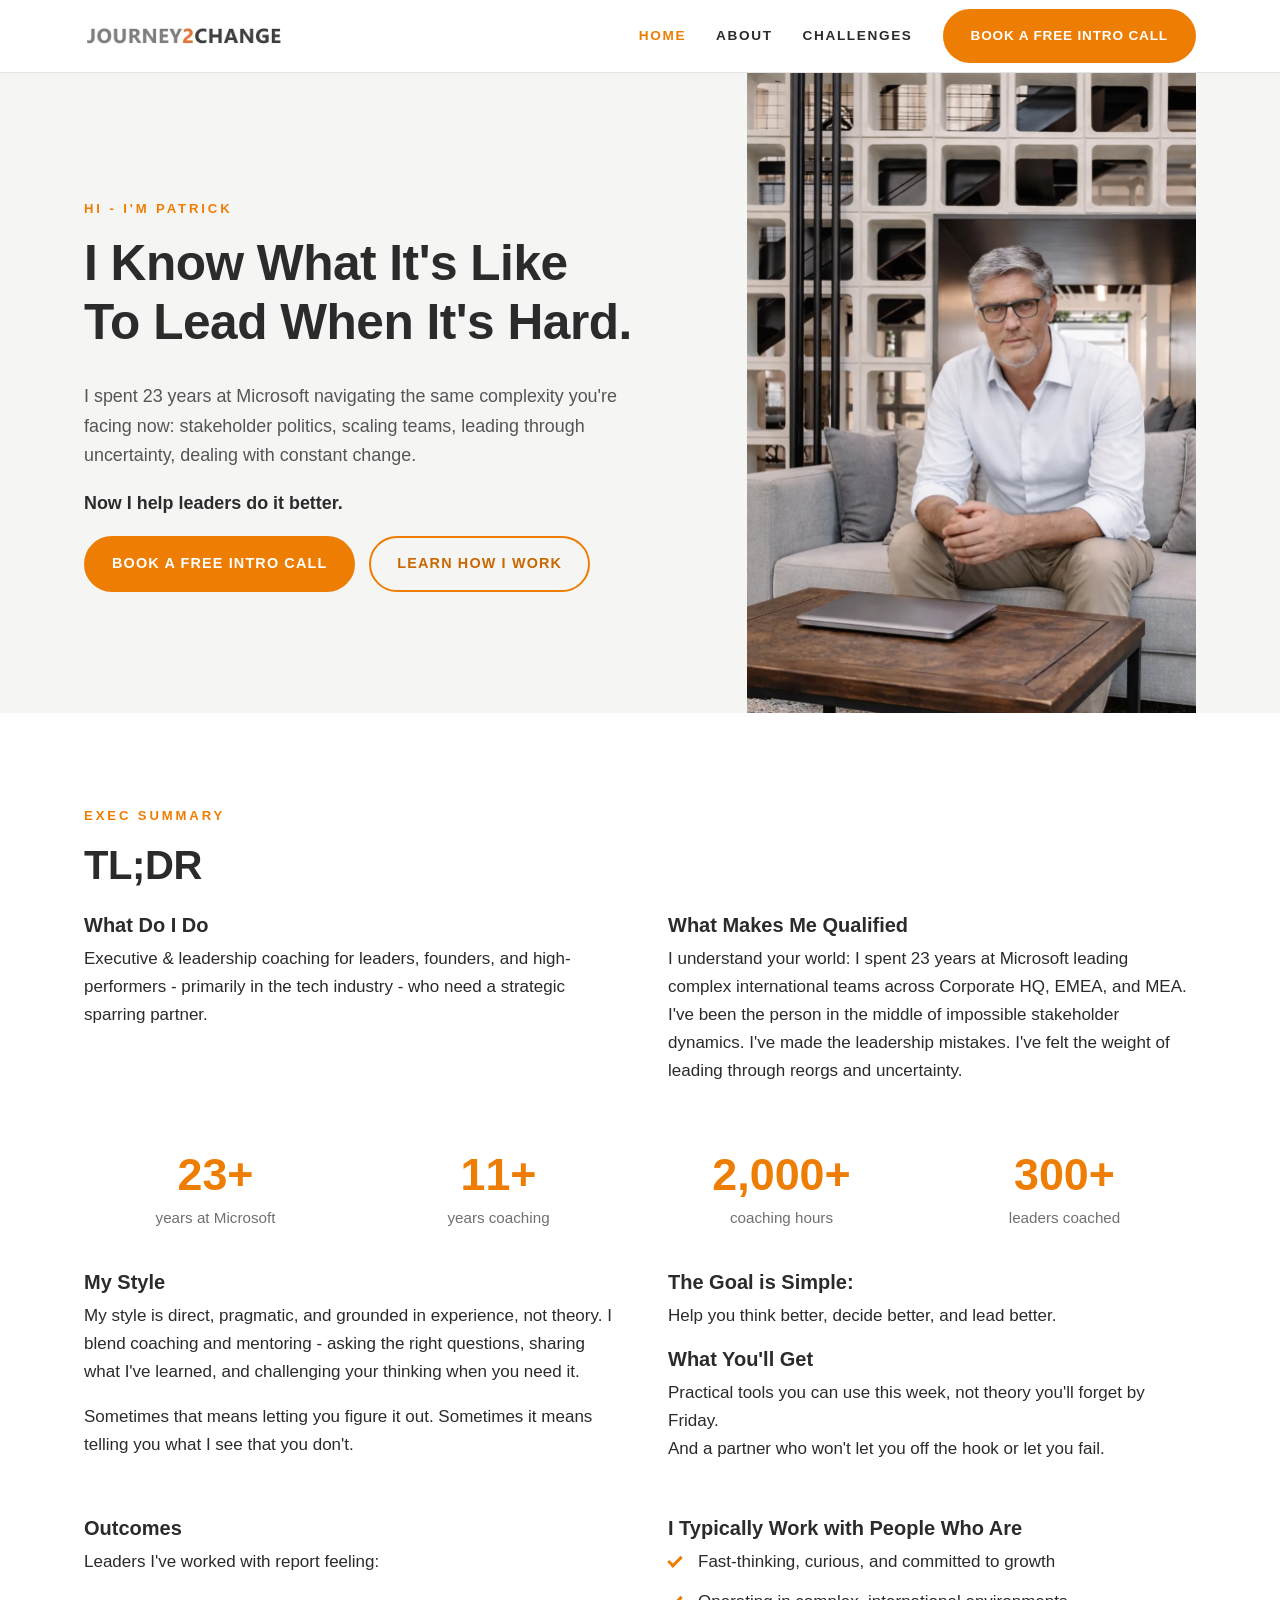
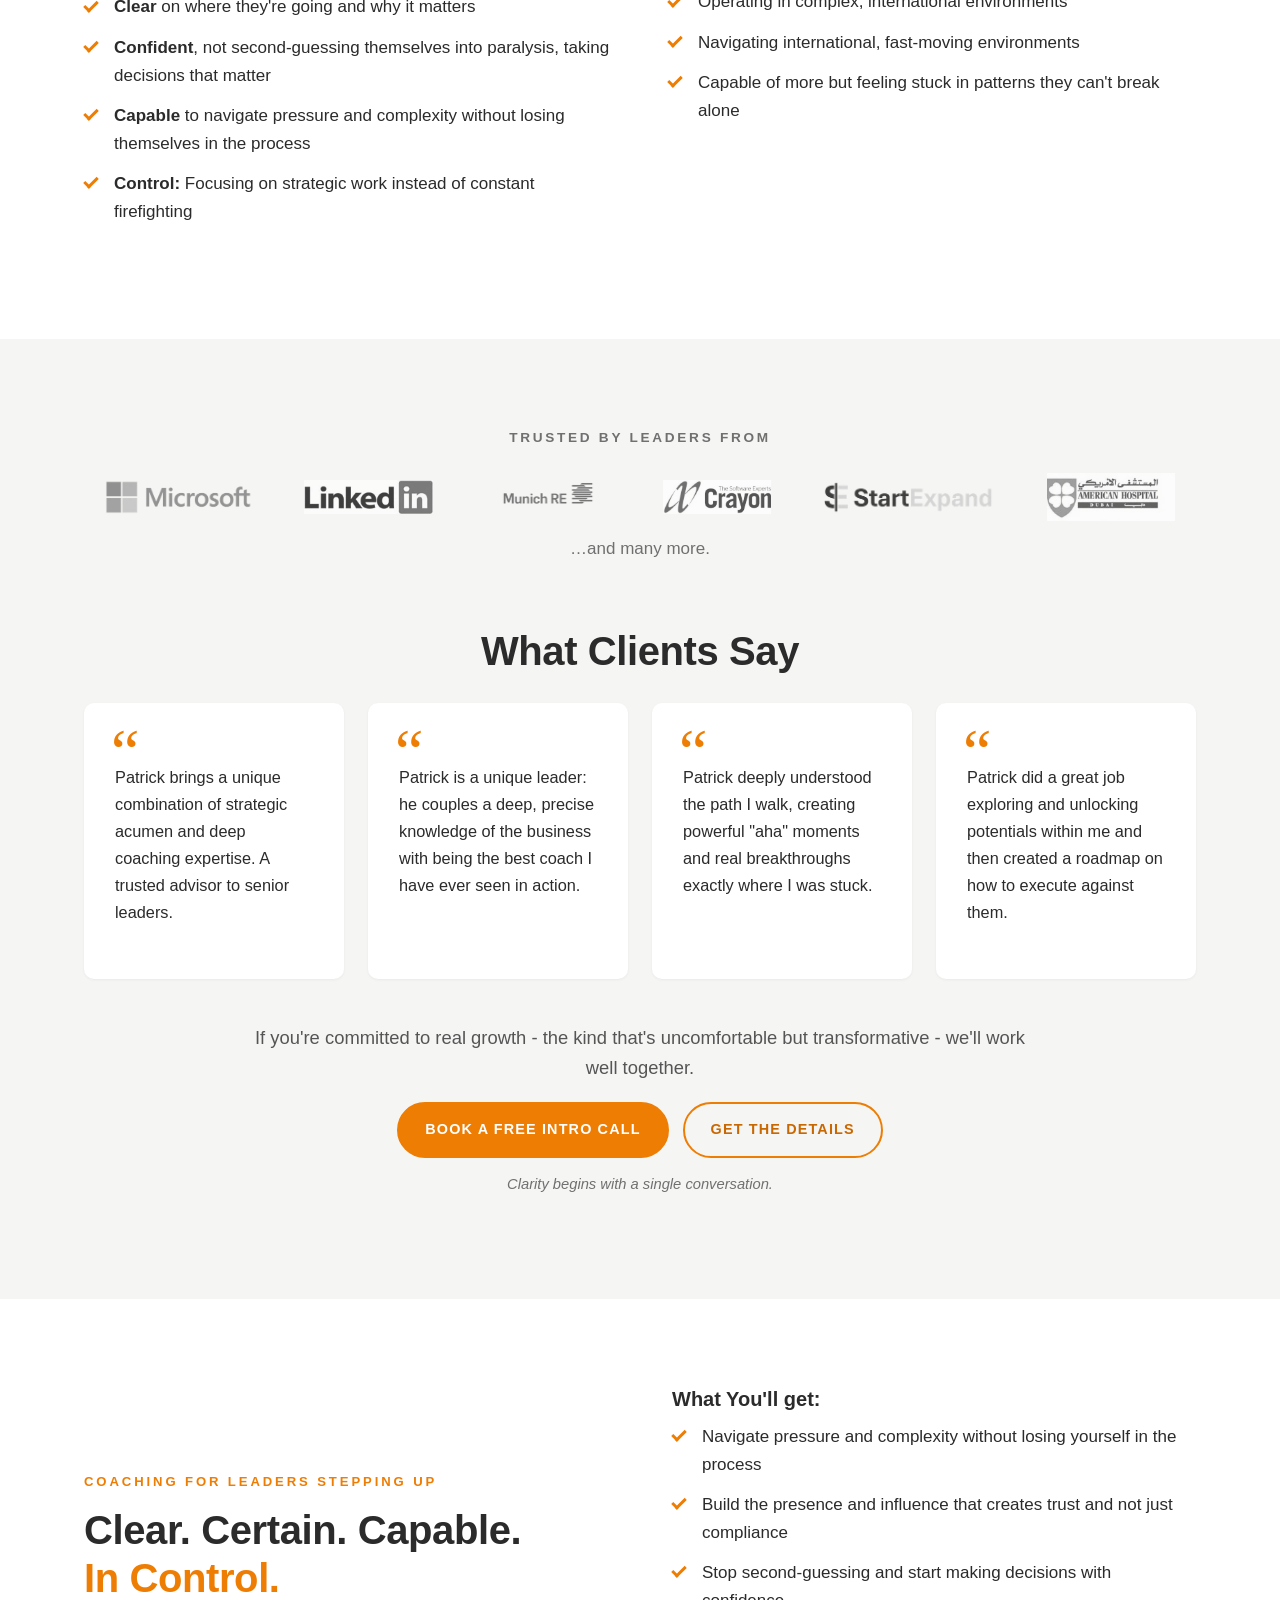
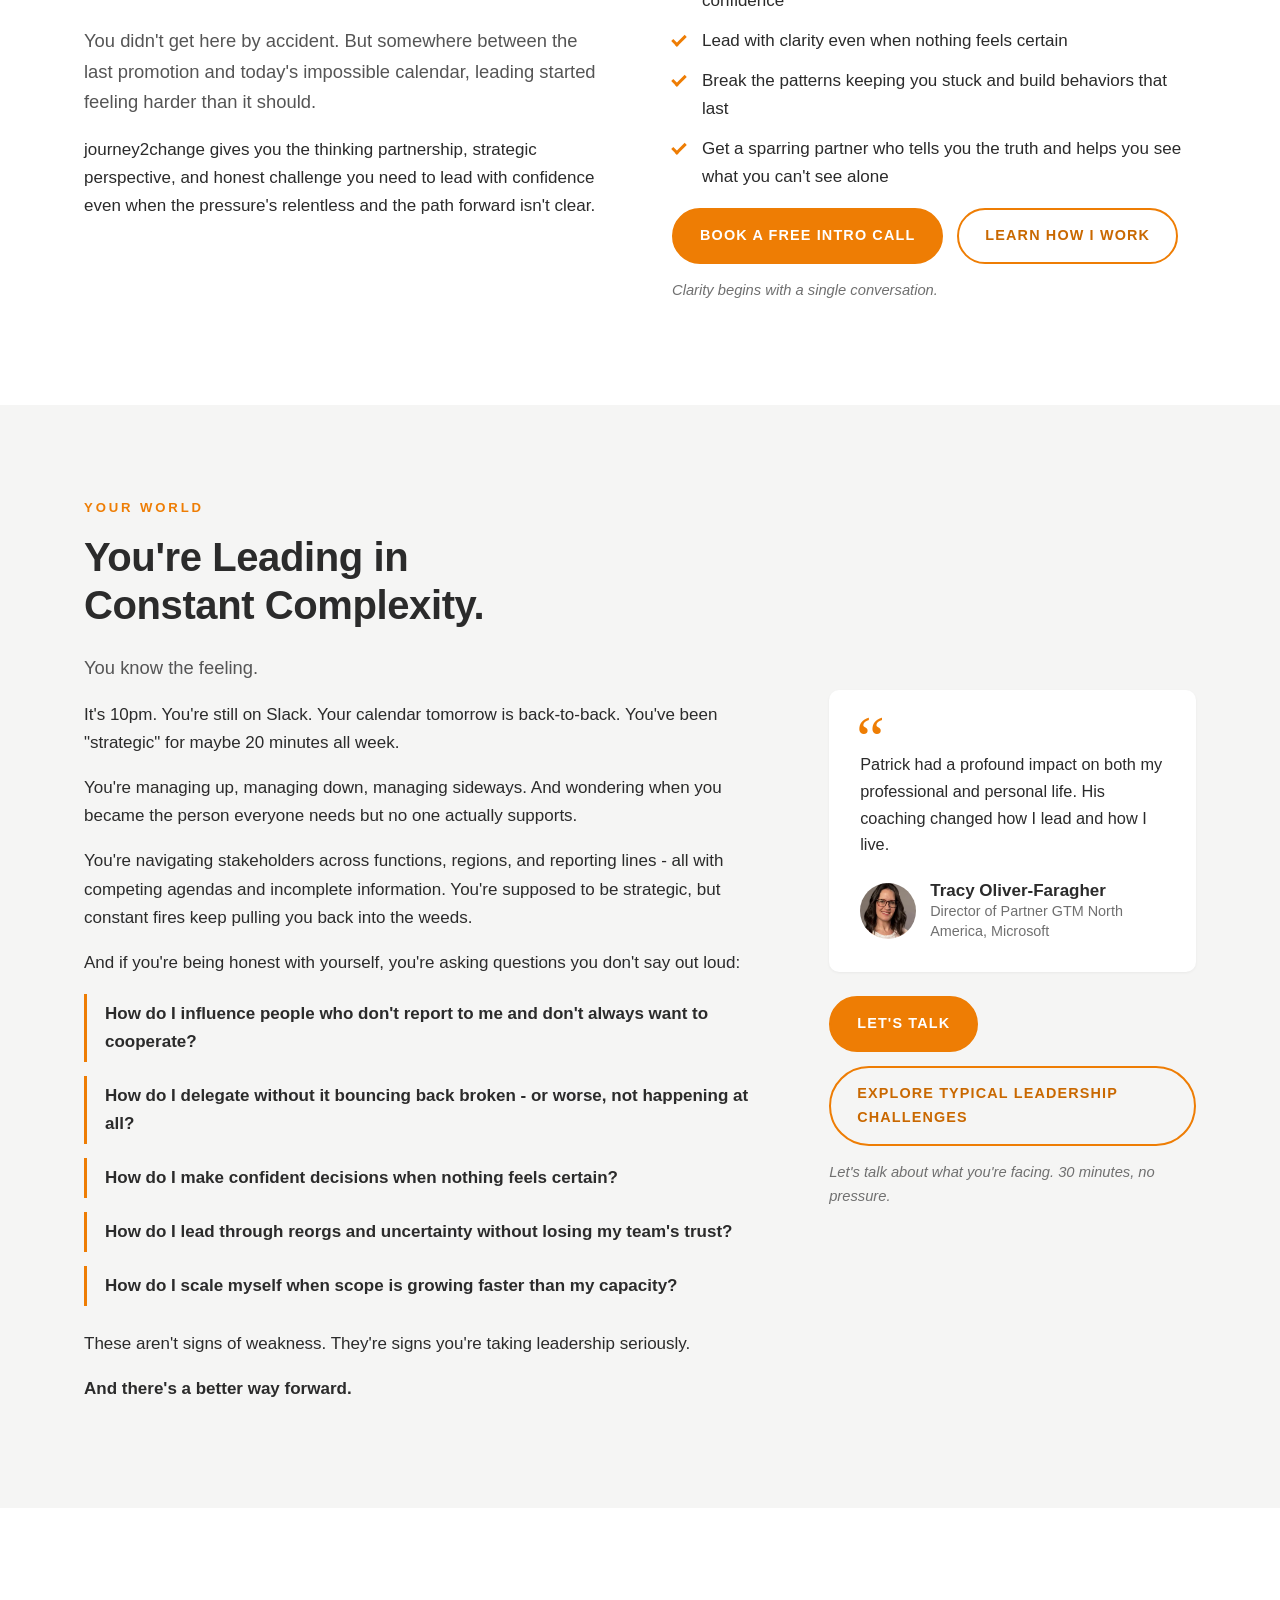
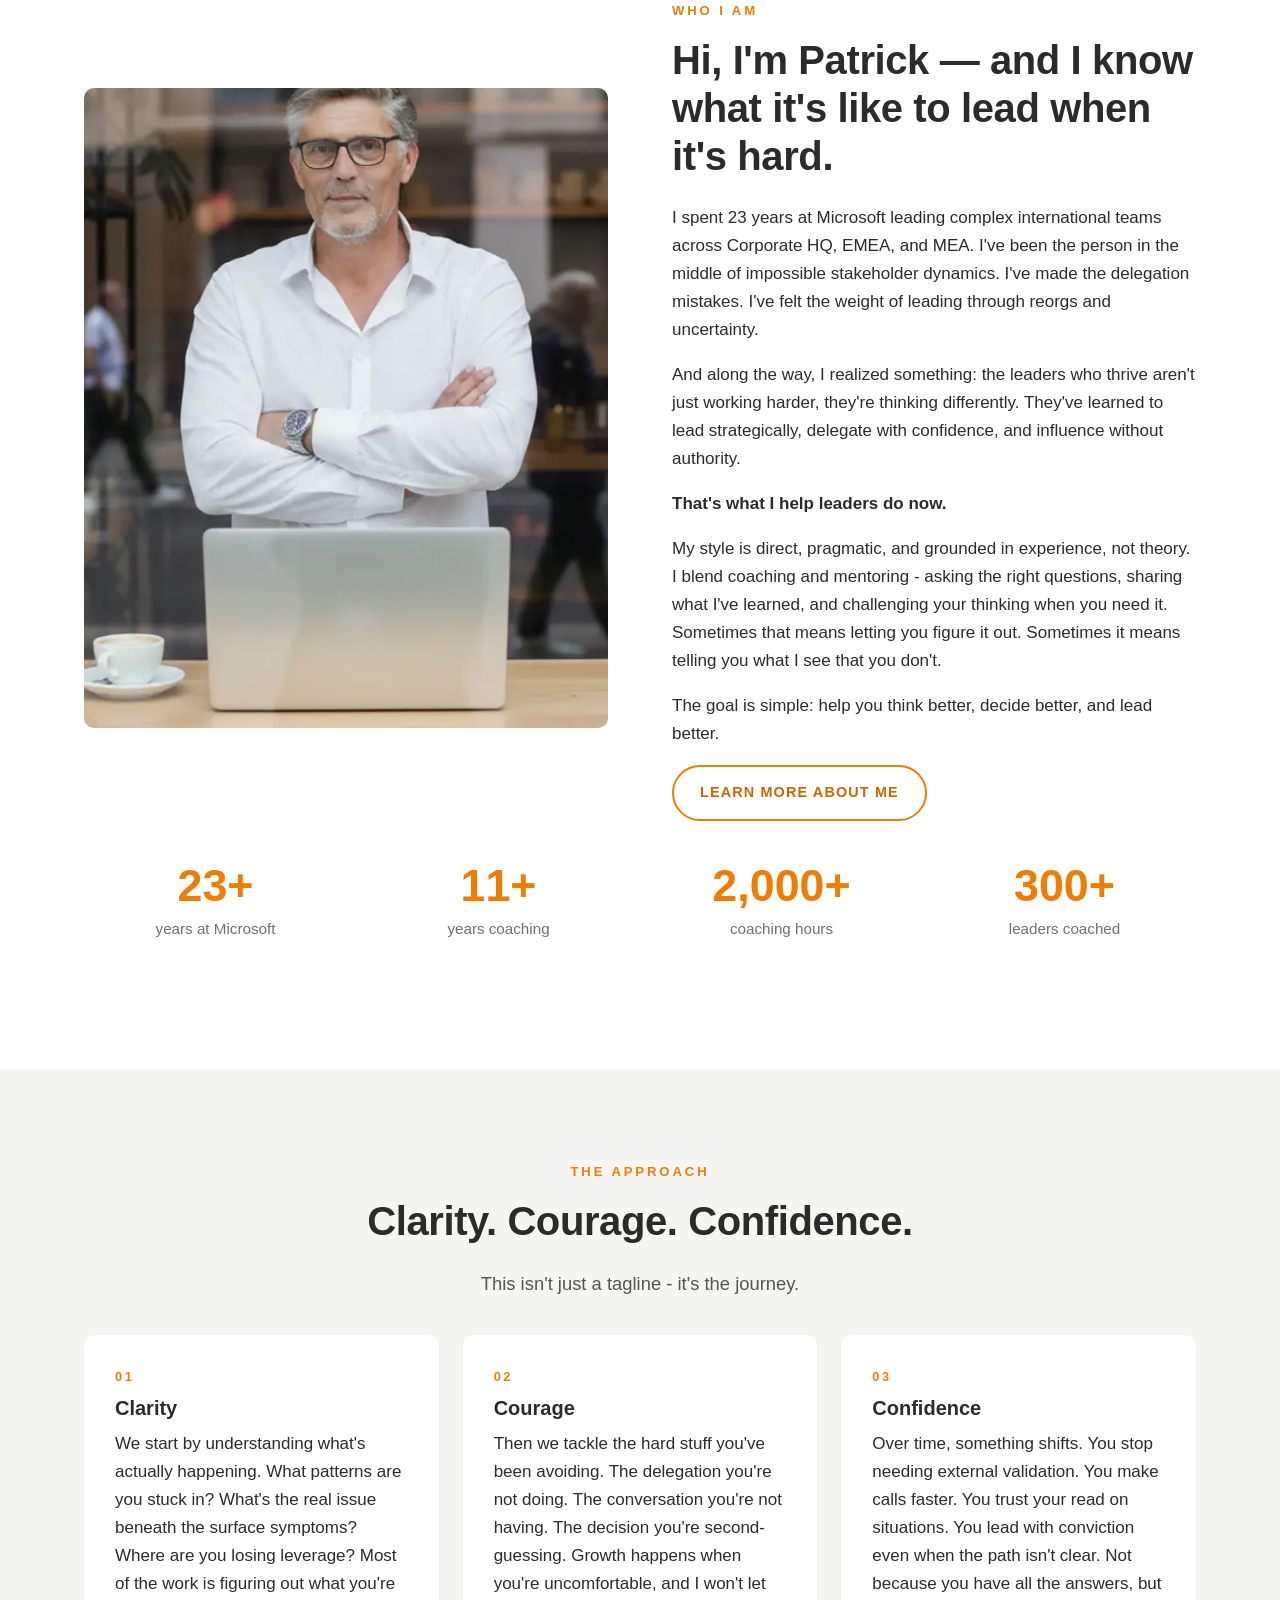
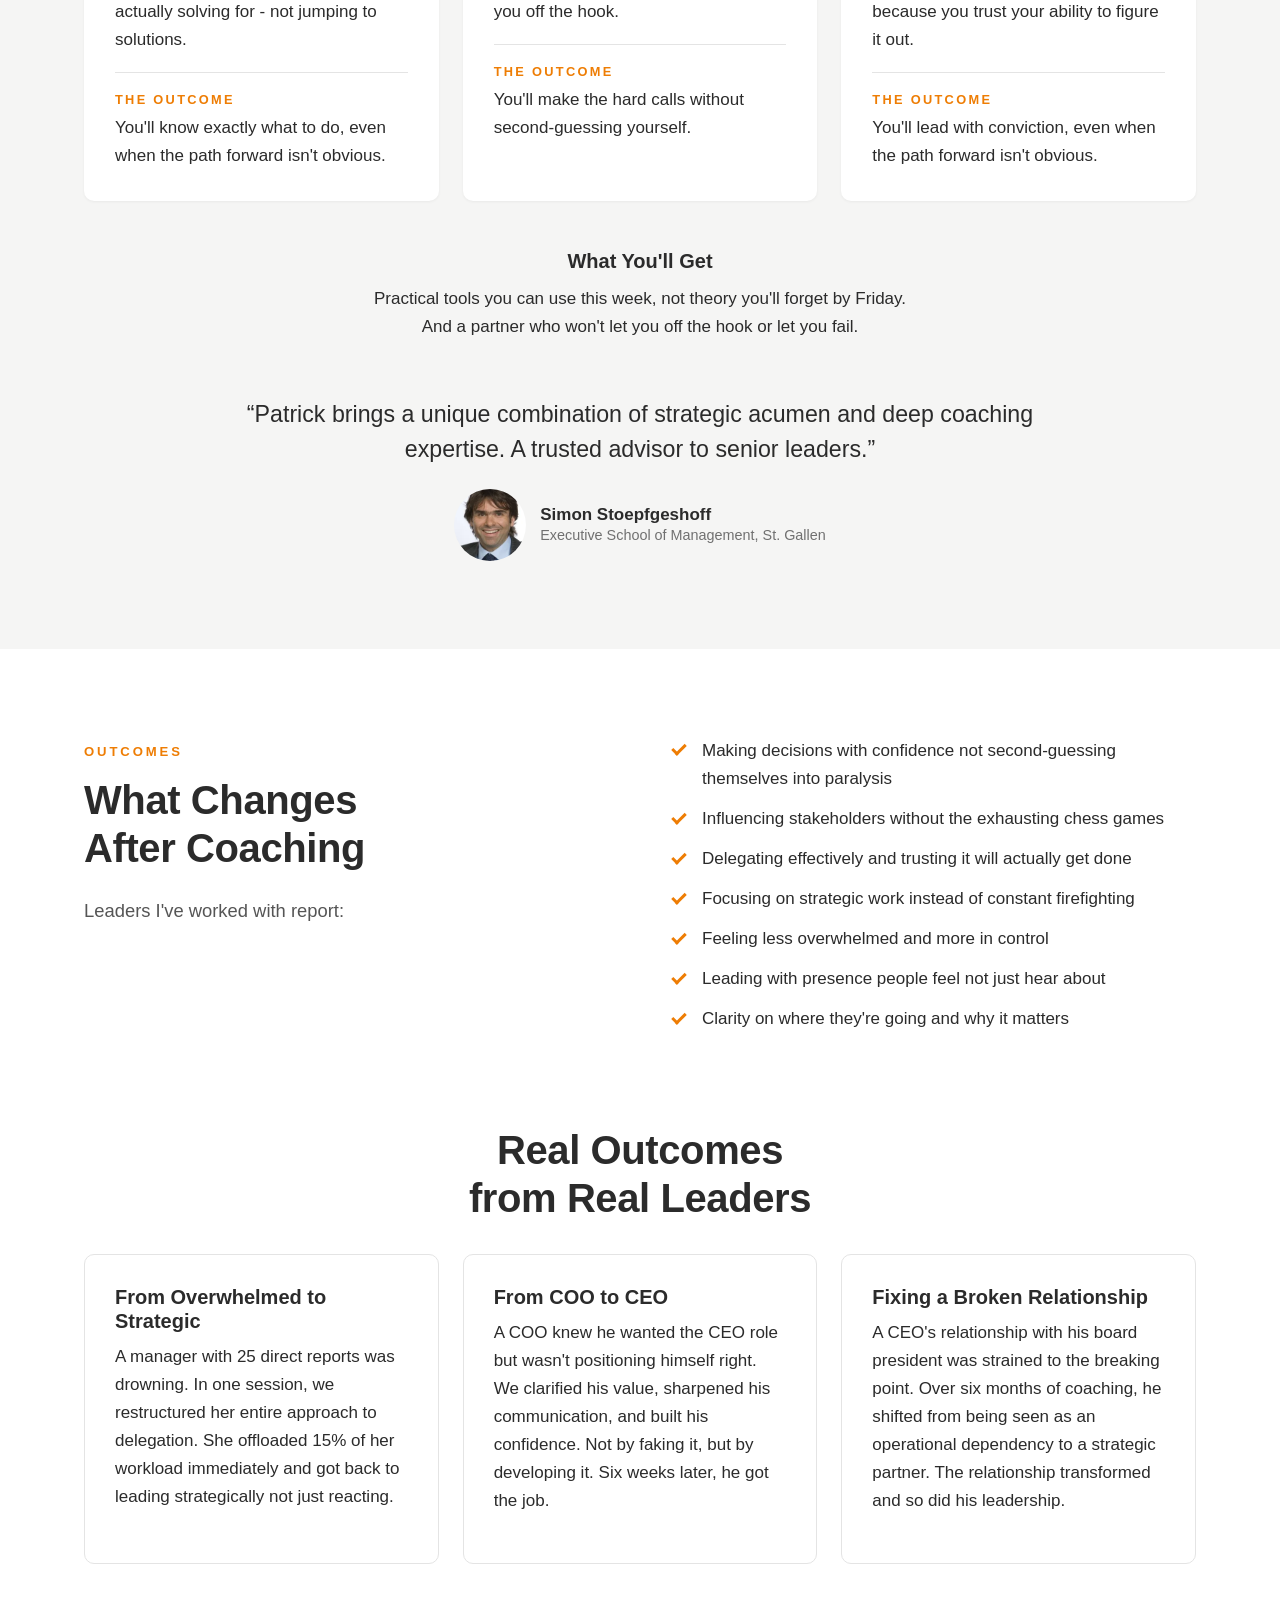
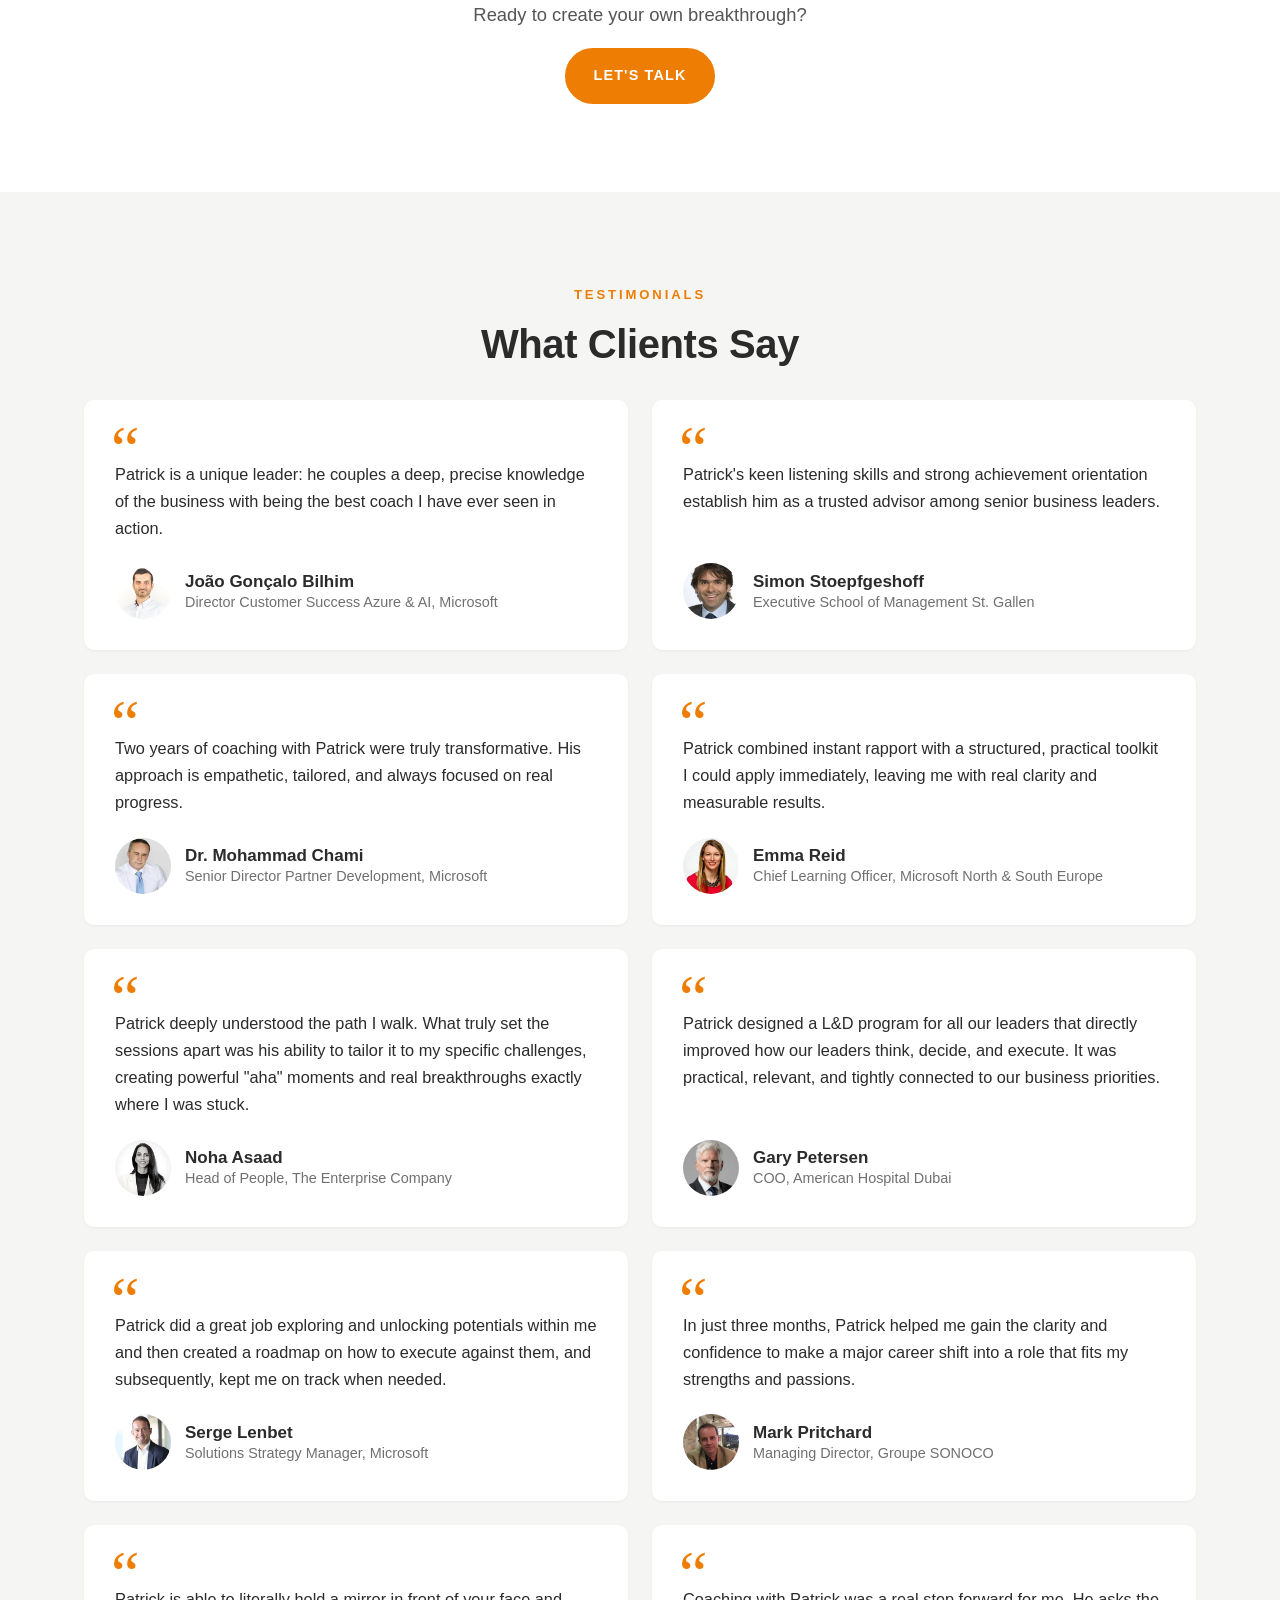
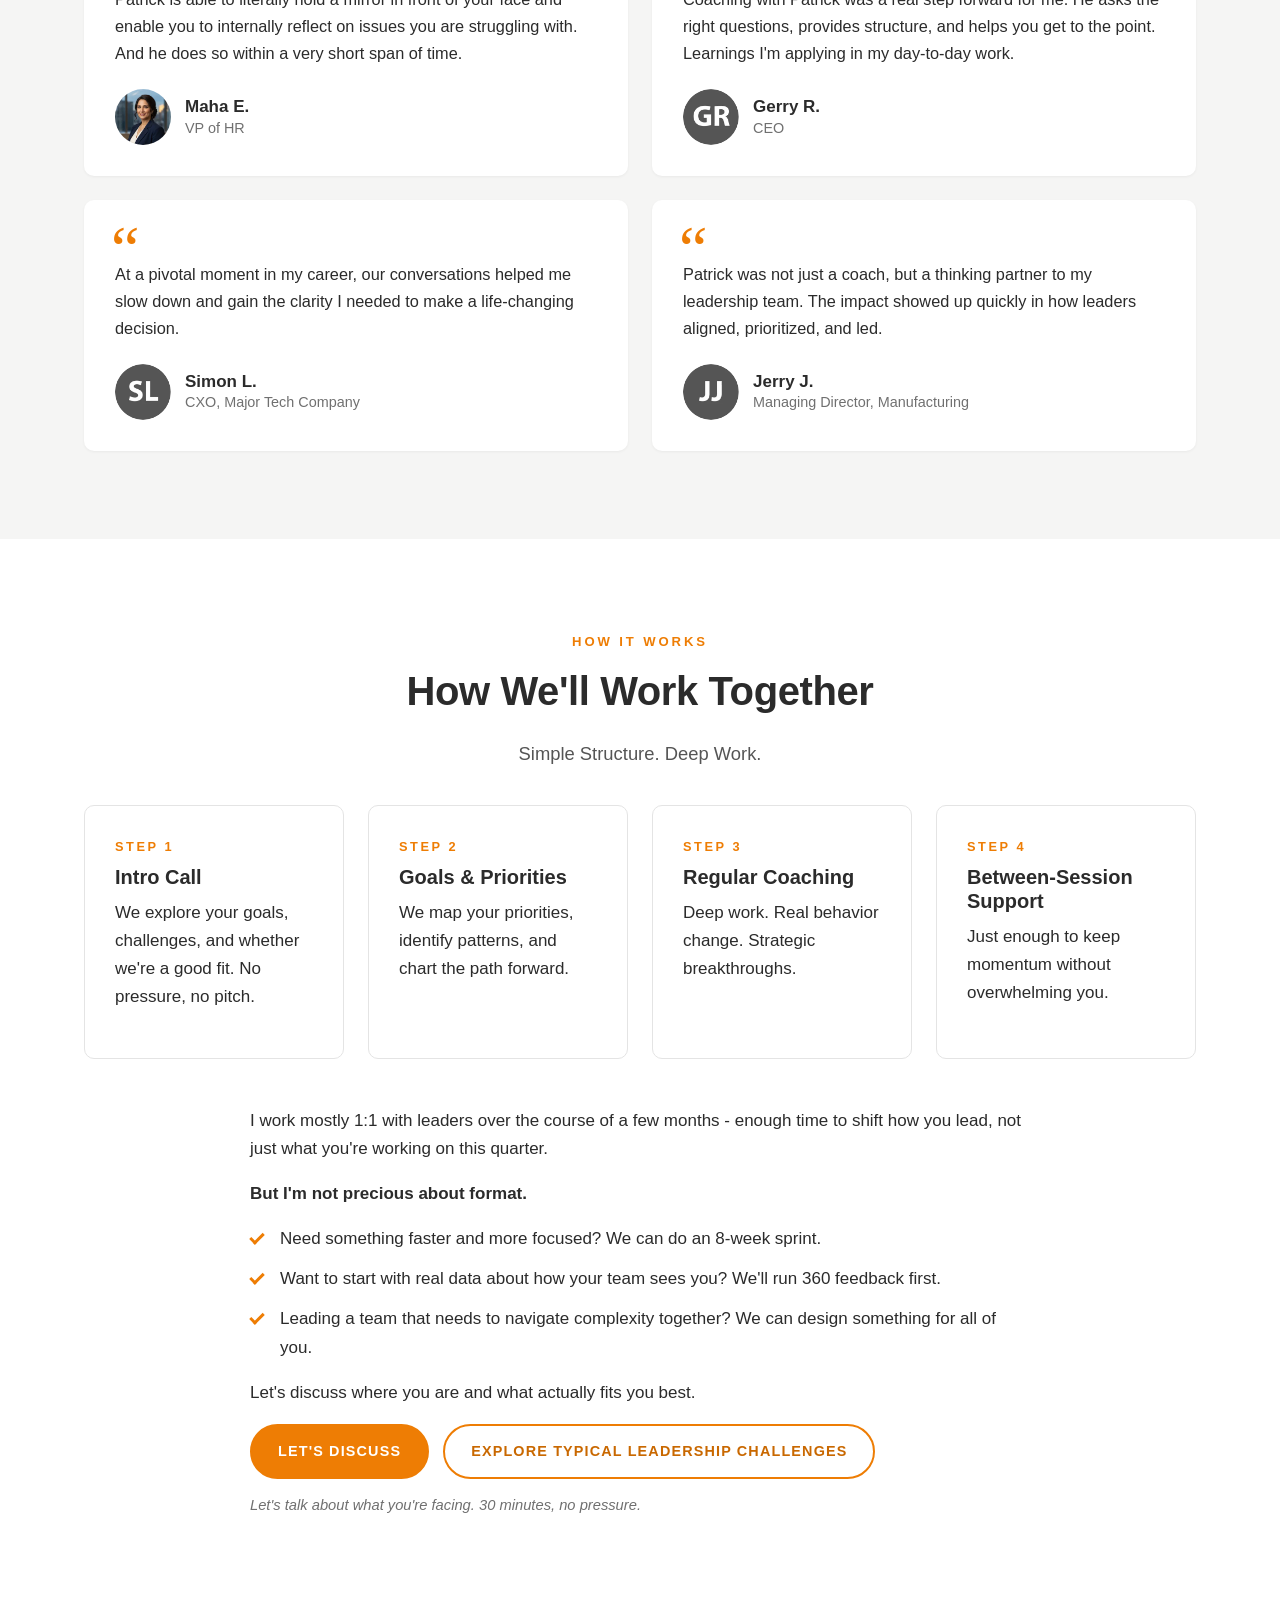
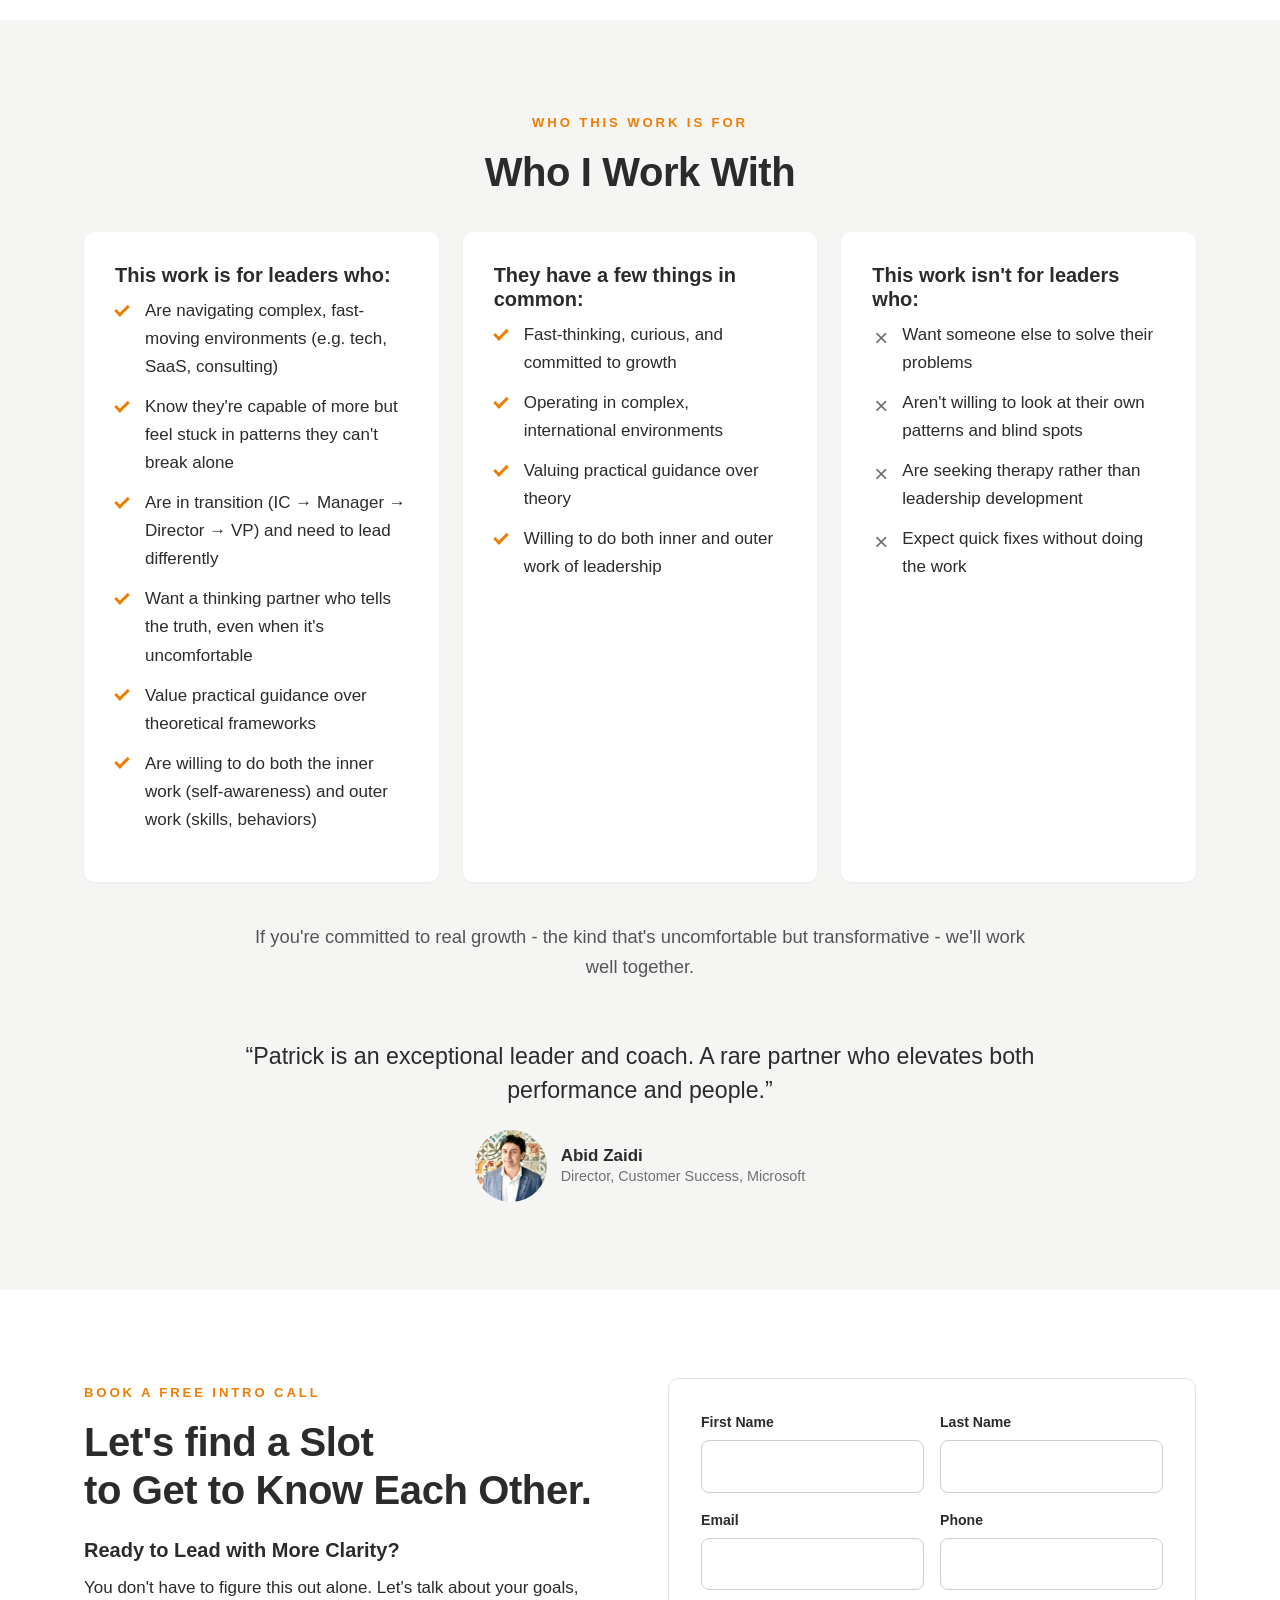
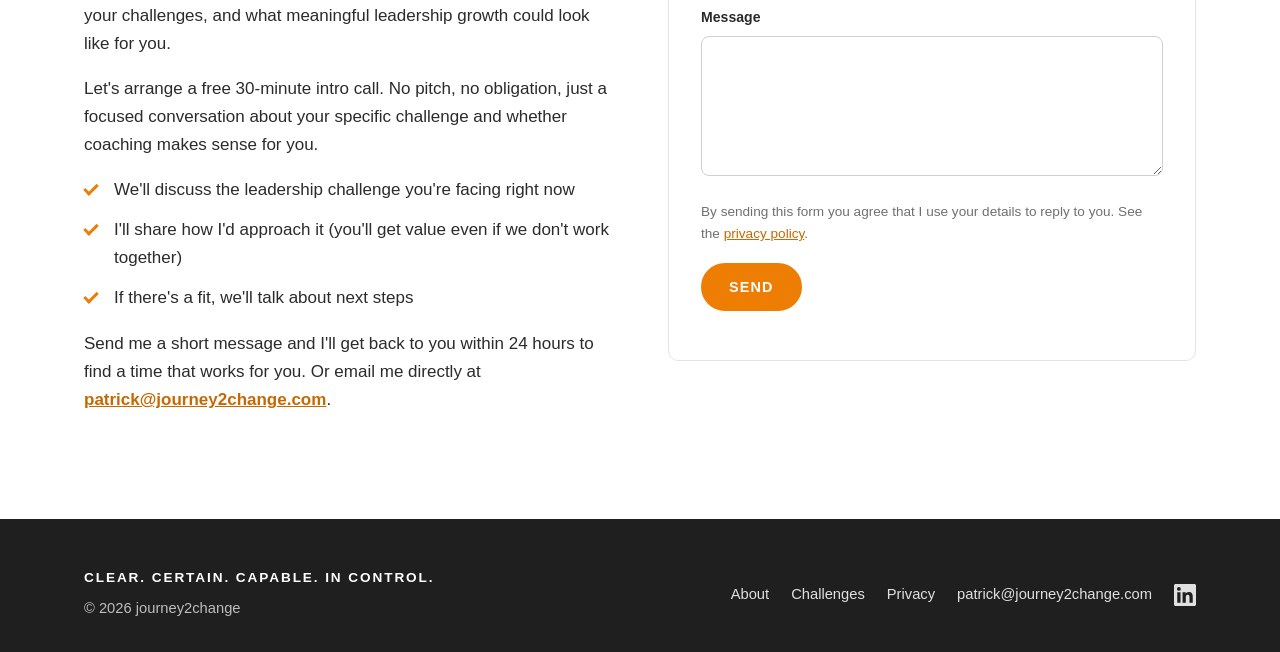
<file: index.html>
<!doctype html>
<html lang="en">
<head>
  <meta charset="utf-8">
  <meta name="viewport" content="width=device-width, initial-scale=1">
  <title>Executive & Leadership Coaching for Tech Leaders | journey2change</title>
  <meta name="description" content="Executive and leadership coaching for leaders, founders and high-performers in tech. 23 years at Microsoft, 300+ leaders coached. Clear. Certain. Capable. In control.">
  <link rel="canonical" href="https://www.journey2change.com/">
  <meta property="og:type" content="website">
  <meta property="og:title" content="journey2change — Executive & Leadership Coaching">
  <meta property="og:description" content="I know what it's like to lead when it's hard. Coaching for leaders stepping up.">
  <meta property="og:url" content="https://www.journey2change.com/">
  <meta property="og:image" content="https://www.journey2change.com/images/og-image.jpg">
  <link rel="icon" href="/favicon.png">
  <link rel="stylesheet" href="/css/style.css">
  <script type="application/ld+json">
{
  "@context": "https://schema.org",
  "@graph": [
    {
      "@type": "Person",
      "@id": "https://www.journey2change.com/#patrick",
      "name": "Patrick Schellscheidt",
      "givenName": "Patrick",
      "familyName": "Schellscheidt",
      "jobTitle": "Executive & Leadership Coach",
      "description": "Executive and leadership coach with 23 years at Microsoft leading international teams across Corporate HQ, EMEA and MEA. More than 300 leaders coached over 11+ years.",
      "image": "https://www.journey2change.com/images/og-image.jpg",
      "url": "https://www.journey2change.com/about",
      "email": "mailto:patrick@journey2change.com",
      "worksFor": {
        "@id": "https://www.journey2change.com/#business"
      },
      "homeLocation": {
        "@type": "Place",
        "name": "Palma, Spain",
        "address": {
          "@type": "PostalAddress",
          "addressLocality": "Palma",
          "addressRegion": "Illes Balears",
          "addressCountry": "ES"
        }
      },
      "knowsLanguage": [
        "English",
        "German",
        "French"
      ],
      "hasCredential": [
        {
          "@type": "EducationalOccupationalCredential",
          "name": "Certified Co-Active Coach",
          "credentialCategory": "certification",
          "recognizedBy": {
            "@type": "Organization",
            "name": "Co-Active Training Institute (CTI)"
          }
        },
        {
          "@type": "EducationalOccupationalCredential",
          "name": "NLP Master Practitioner",
          "credentialCategory": "certification"
        },
        {
          "@type": "EducationalOccupationalCredential",
          "name": "Transactional Analysis",
          "credentialCategory": "certification"
        }
      ],
      "knowsAbout": [
        "Executive coaching",
        "Leadership development",
        "Stakeholder management",
        "Influencing without authority",
        "Decision-making under uncertainty",
        "Delegation",
        "Career transitions",
        "Burnout and sustainable performance",
        "Change management",
        "Leading in the tech industry"
      ],
      "sameAs": [
        "https://www.linkedin.com/in/patrickschellscheidt/"
      ]
    },
    {
      "@type": "ProfessionalService",
      "@id": "https://www.journey2change.com/#business",
      "name": "journey2change",
      "alternateName": "Journey to Change",
      "url": "https://www.journey2change.com/",
      "logo": "https://www.journey2change.com/images/logo-j2c.webp",
      "image": "https://www.journey2change.com/images/og-image.jpg",
      "description": "Executive and leadership coaching for leaders, founders and high-performers in tech who need a strategic sparring partner.",
      "slogan": "Clear. Certain. Capable. In control.",
      "email": "patrick@journey2change.com",
      "founder": {
        "@id": "https://www.journey2change.com/#patrick"
      },
      "areaServed": "Worldwide",
      "address": {
        "@type": "PostalAddress",
        "addressLocality": "Palma",
        "addressRegion": "Illes Balears",
        "addressCountry": "ES"
      },
      "knowsLanguage": [
        "English",
        "German",
        "French"
      ],
      "sameAs": [
        "https://www.linkedin.com/in/patrickschellscheidt/"
      ],
      "hasOfferCatalog": {
        "@type": "OfferCatalog",
        "name": "Coaching services",
        "itemListElement": [
          {
            "@type": "Offer",
            "itemOffered": {
              "@type": "Service",
              "name": "1:1 executive coaching",
              "description": "One-to-one coaching for leaders over the course of a few months."
            }
          },
          {
            "@type": "Offer",
            "itemOffered": {
              "@type": "Service",
              "name": "8-week coaching sprint",
              "description": "A faster, more focused coaching format."
            }
          },
          {
            "@type": "Offer",
            "itemOffered": {
              "@type": "Service",
              "name": "360 feedback",
              "description": "Structured feedback on how your team and stakeholders see you, as a starting point for coaching."
            }
          },
          {
            "@type": "Offer",
            "itemOffered": {
              "@type": "Service",
              "name": "Leadership team programs",
              "description": "Coaching and development programs designed for whole leadership teams."
            }
          },
          {
            "@type": "Offer",
            "itemOffered": {
              "@type": "Service",
              "name": "Free 30-minute intro call",
              "description": "A focused conversation about your leadership challenge and whether coaching makes sense for you."
            }
          }
        ]
      }
    },
    {
      "@type": "WebSite",
      "@id": "https://www.journey2change.com/#website",
      "url": "https://www.journey2change.com/",
      "name": "journey2change",
      "publisher": {
        "@id": "https://www.journey2change.com/#business"
      },
      "inLanguage": "en"
    },
    {
      "@type": "WebPage",
      "@id": "https://www.journey2change.com/#webpage",
      "url": "https://www.journey2change.com/",
      "name": "Executive & Leadership Coaching for Tech Leaders",
      "isPartOf": {
        "@id": "https://www.journey2change.com/#website"
      },
      "about": {
        "@id": "https://www.journey2change.com/#business"
      }
    }
  ]
}
  </script>
</head>
<body>

<header class="site-header">
  <div class="container">
    <a class="brand" href="/" aria-label="journey2change home"><img src="/images/logo-j2c.webp" alt="Journey2Change" width="200" height="20"></a>
    <button class="nav-toggle" aria-label="Open menu" aria-expanded="false"><span></span><span></span><span></span></button>
    <nav class="nav" aria-label="Main">
      <a href="/" aria-current="page">Home</a>
      <a href="/about">About</a>
      <a href="/leadership-challenges">Challenges</a>
      <a class="btn" href="#contact">Book a free intro call</a>
    </nav>
  </div>
</header>

<main>

<!-- ============ HERO ============ -->
<section class="hero">
  <div class="container">
    <div class="hero-text">
      <span class="eyebrow">Hi - I'm Patrick</span>
      <h1>I Know What It's Like<br>To Lead When It's Hard.</h1>
      <p>I spent 23 years at Microsoft navigating the same complexity you're facing now: stakeholder politics, scaling teams, leading through uncertainty, dealing with constant change.</p>
      <p><strong>Now I help leaders do it better.</strong></p>
      <div class="btn-row">
        <a class="btn" href="#contact">Book a free intro call</a>
        <a class="btn btn-outline" href="#how-it-works">Learn how I work</a>
      </div>
    </div>
    <div class="hero-img">
      <img src="/images/patrick-cubedwall.webp" alt="Patrick, executive coach at journey2change" width="900" height="1350" fetchpriority="high">
    </div>
  </div>
</section>

<!-- ============ EXEC SUMMARY ============ -->
<section id="summary">
  <div class="container">
    <span class="eyebrow">Exec Summary</span>
    <h2>TL;DR</h2>

    <div class="summary-grid">
      <div class="summary-block">
        <h3>What Do I Do</h3>
        <p>Executive &amp; leadership coaching for leaders, founders, and high-performers - primarily in the tech industry - who need a strategic sparring partner.</p>
      </div>
      <div class="summary-block">
        <h3>What Makes Me Qualified</h3>
        <p>I understand your world: I spent 23 years at Microsoft leading complex international teams across Corporate HQ, EMEA, and MEA. I've been the person in the middle of impossible stakeholder dynamics. I've made the leadership mistakes. I've felt the weight of leading through reorgs and uncertainty.</p>
      </div>
    </div>

    <div class="stats">
      <div><div class="stat-num">23+</div><div class="stat-label">years at Microsoft</div></div>
      <div><div class="stat-num">11+</div><div class="stat-label">years coaching</div></div>
      <div><div class="stat-num">2,000+</div><div class="stat-label">coaching hours</div></div>
      <div><div class="stat-num">300+</div><div class="stat-label">leaders coached</div></div>
    </div>

    <div class="summary-grid">
      <div class="summary-block">
        <h3>My Style</h3>
        <p>My style is direct, pragmatic, and grounded in experience, not theory. I blend coaching and mentoring - asking the right questions, sharing what I've learned, and challenging your thinking when you need it.</p>
        <p>Sometimes that means letting you figure it out. Sometimes it means telling you what I see that you don't.</p>
      </div>
      <div class="summary-block">
        <h3>The Goal is Simple:</h3>
        <p>Help you think better, decide better, and lead better.</p>
        <h3>What You'll Get</h3>
        <p>Practical tools you can use this week, not theory you'll forget by Friday.<br>And a partner who won't let you off the hook or let you fail.</p>
      </div>
      <div class="summary-block">
        <h3>Outcomes</h3>
        <p>Leaders I've worked with report feeling:</p>
        <ul class="check-list">
          <li><strong>Clear</strong> on where they're going and why it matters</li>
          <li><strong>Confident</strong>, not second-guessing themselves into paralysis, taking decisions that matter</li>
          <li><strong>Capable</strong> to navigate pressure and complexity without losing themselves in the process</li>
          <li><strong>Control:</strong> Focusing on strategic work instead of constant firefighting</li>
        </ul>
      </div>
      <div class="summary-block">
        <h3>I Typically Work with People Who Are</h3>
        <ul class="check-list">
          <li>Fast-thinking, curious, and committed to growth</li>
          <li>Operating in complex, international environments</li>
          <li>Navigating international, fast-moving environments</li>
          <li>Capable of more but feeling stuck in patterns they can't break alone</li>
        </ul>
      </div>
    </div>
  </div>
</section>

<!-- ============ LOGOS + SHORT QUOTES ============ -->
<section class="section-soft">
  <div class="container">
    <p class="logos-label">Trusted by leaders from</p>
    <div class="logos">
      <img src="/images/logos/microsoft.webp" alt="Microsoft" loading="lazy">
      <img src="/images/logos/linkedin.webp" alt="LinkedIn" loading="lazy">
      <img src="/images/logos/munichre.webp" alt="Munich Re" loading="lazy">
      <img src="/images/logos/crayon.webp" alt="Crayon" loading="lazy">
      <img src="/images/logos/startexpand.webp" alt="StartExpand" loading="lazy">
      <img class="tall" src="/images/logos/american-hospital.webp" alt="American Hospital Dubai" loading="lazy">
    </div>
    <p class="center" style="color:var(--muted);margin-top:14px">…and many more.</p>

    <h2 class="center" style="margin-top:64px">What Clients Say</h2>
    <div class="cards cards-4" style="margin-top:28px">
      <div class="card quote-card"><blockquote>Patrick brings a unique combination of strategic acumen and deep coaching expertise. A trusted advisor to senior leaders.</blockquote></div>
      <div class="card quote-card"><blockquote>Patrick is a unique leader: he couples a deep, precise knowledge of the business with being the best coach I have ever seen in action.</blockquote></div>
      <div class="card quote-card"><blockquote>Patrick deeply understood the path I walk, creating powerful "aha" moments and real breakthroughs exactly where I was stuck.</blockquote></div>
      <div class="card quote-card"><blockquote>Patrick did a great job exploring and unlocking potentials within me and then created a roadmap on how to execute against them.</blockquote></div>
    </div>

    <div class="center" style="margin-top:44px">
      <p class="lead narrow">If you're committed to real growth - the kind that's uncomfortable but transformative - we'll work well together.</p>
      <div class="btn-row">
        <a class="btn" href="#contact">Book a free intro call</a>
        <a class="btn btn-outline" href="#how-it-works">Get the details</a>
      </div>
      <p class="btn-note">Clarity begins with a single conversation.</p>
    </div>
  </div>
</section>

<!-- ============ COACHING FOR LEADERS STEPPING UP ============ -->
<section>
  <div class="container split">
    <div>
      <span class="eyebrow">Coaching for Leaders Stepping Up</span>
      <h2>Clear. Certain. Capable.<br><span class="accent">In Control.</span></h2>
      <p class="lead">You didn't get here by accident. But somewhere between the last promotion and today's impossible calendar, leading started feeling harder than it should.</p>
      <p>journey2change gives you the thinking partnership, strategic perspective, and honest challenge you need to lead with confidence even when the pressure's relentless and the path forward isn't clear.</p>
    </div>
    <div>
      <h3>What You'll get:</h3>
      <ul class="check-list">
        <li>Navigate pressure and complexity without losing yourself in the process</li>
        <li>Build the presence and influence that creates trust and not just compliance</li>
        <li>Stop second-guessing and start making decisions with confidence</li>
        <li>Lead with clarity even when nothing feels certain</li>
        <li>Break the patterns keeping you stuck and build behaviors that last</li>
        <li>Get a sparring partner who tells you the truth and helps you see what you can't see alone</li>
      </ul>
      <div class="btn-row">
        <a class="btn" href="#contact">Book a free intro call</a>
        <a class="btn btn-outline" href="#how-it-works">Learn how I work</a>
      </div>
      <p class="btn-note">Clarity begins with a single conversation.</p>
    </div>
  </div>
</section>

<!-- ============ YOUR WORLD ============ -->
<section class="section-soft" id="your-world">
  <div class="container split wide-text">
    <div>
      <span class="eyebrow">Your World</span>
      <h2>You're Leading in<br>Constant Complexity.</h2>
      <p class="lead">You know the feeling.</p>
      <p>It's 10pm. You're still on Slack. Your calendar tomorrow is back-to-back. You've been "strategic" for maybe 20 minutes all week.</p>
      <p>You're managing up, managing down, managing sideways. And wondering when you became the person everyone needs but no one actually supports.</p>
      <p>You're navigating stakeholders across functions, regions, and reporting lines - all with competing agendas and incomplete information. You're supposed to be strategic, but constant fires keep pulling you back into the weeds.</p>
      <p>And if you're being honest with yourself, you're asking questions you don't say out loud:</p>
      <ul class="question-list">
        <li>How do I influence people who don't report to me and don't always want to cooperate?</li>
        <li>How do I delegate without it bouncing back broken - or worse, not happening at all?</li>
        <li>How do I make confident decisions when nothing feels certain?</li>
        <li>How do I lead through reorgs and uncertainty without losing my team's trust?</li>
        <li>How do I scale myself when scope is growing faster than my capacity?</li>
      </ul>
      <p>These aren't signs of weakness. They're signs you're taking leadership seriously.</p>
      <p><strong>And there's a better way forward.</strong></p>
    </div>
    <div>
      <div class="card quote-card">
        <blockquote>Patrick had a profound impact on both my professional and personal life. His coaching changed how I lead and how I live.</blockquote>
        <div class="person">
          <img src="/images/clients/tracy.webp" alt="Tracy Oliver-Faragher" loading="lazy">
          <div><div class="person-name">Tracy Oliver-Faragher</div><div class="person-role">Director of Partner GTM North America, Microsoft</div></div>
        </div>
      </div>
      <div class="btn-row" style="margin-top:24px">
        <a class="btn" href="#contact">Let's talk</a>
        <a class="btn btn-outline" href="/leadership-challenges">Explore typical leadership challenges</a>
      </div>
      <p class="btn-note">Let's talk about what you're facing. 30 minutes, no pressure.</p>
    </div>
  </div>
</section>

<!-- ============ WHO I AM ============ -->
<section id="who-i-am">
  <div class="container split">
    <div>
      <img class="portrait" src="/images/patrick-cafe.webp" alt="Patrick sitting in a café with his laptop" loading="lazy" width="600" height="1358">
    </div>
    <div>
      <span class="eyebrow">Who I Am</span>
      <h2>Hi, I'm Patrick — and I know what it's like to lead when it's hard.</h2>
      <p>I spent 23 years at Microsoft leading complex international teams across Corporate HQ, EMEA, and MEA. I've been the person in the middle of impossible stakeholder dynamics. I've made the delegation mistakes. I've felt the weight of leading through reorgs and uncertainty.</p>
      <p>And along the way, I realized something: the leaders who thrive aren't just working harder, they're thinking differently. They've learned to lead strategically, delegate with confidence, and influence without authority.</p>
      <p><strong>That's what I help leaders do now.</strong></p>
      <p>My style is direct, pragmatic, and grounded in experience, not theory. I blend coaching and mentoring - asking the right questions, sharing what I've learned, and challenging your thinking when you need it. Sometimes that means letting you figure it out. Sometimes it means telling you what I see that you don't.</p>
      <p>The goal is simple: help you think better, decide better, and lead better.</p>
      <div class="btn-row"><a class="btn btn-outline" href="/about">Learn more about me</a></div>
    </div>
  </div>
  <div class="container">
    <div class="stats">
      <div><div class="stat-num">23+</div><div class="stat-label">years at Microsoft</div></div>
      <div><div class="stat-num">11+</div><div class="stat-label">years coaching</div></div>
      <div><div class="stat-num">2,000+</div><div class="stat-label">coaching hours</div></div>
      <div><div class="stat-num">300+</div><div class="stat-label">leaders coached</div></div>
    </div>
  </div>
</section>

<!-- ============ THE APPROACH ============ -->
<section class="section-soft" id="approach">
  <div class="container">
    <div class="center narrow">
      <span class="eyebrow">The Approach</span>
      <h2>Clarity. Courage. Confidence.</h2>
      <p class="lead">This isn't just a tagline - it's the journey.</p>
    </div>
    <div class="cards cards-3" style="margin-top:36px">
      <div class="card">
        <div class="step-num">01</div>
        <h3>Clarity</h3>
        <p>We start by understanding what's actually happening. What patterns are you stuck in? What's the real issue beneath the surface symptoms? Where are you losing leverage? Most of the work is figuring out what you're actually solving for - not jumping to solutions.</p>
        <div class="outcome"><strong>The Outcome</strong>You'll know exactly what to do, even when the path forward isn't obvious.</div>
      </div>
      <div class="card">
        <div class="step-num">02</div>
        <h3>Courage</h3>
        <p>Then we tackle the hard stuff you've been avoiding. The delegation you're not doing. The conversation you're not having. The decision you're second-guessing. Growth happens when you're uncomfortable, and I won't let you off the hook.</p>
        <div class="outcome"><strong>The Outcome</strong>You'll make the hard calls without second-guessing yourself.</div>
      </div>
      <div class="card">
        <div class="step-num">03</div>
        <h3>Confidence</h3>
        <p>Over time, something shifts. You stop needing external validation. You make calls faster. You trust your read on situations. You lead with conviction even when the path isn't clear. Not because you have all the answers, but because you trust your ability to figure it out.</p>
        <div class="outcome"><strong>The Outcome</strong>You'll lead with conviction, even when the path forward isn't obvious.</div>
      </div>
    </div>

    <div class="center narrow" style="margin-top:48px">
      <h3>What You'll Get</h3>
      <p>Practical tools you can use this week, not theory you'll forget by Friday.<br>And a partner who won't let you off the hook or let you fail.</p>
    </div>

    <div class="feature-quote">
      <blockquote>“Patrick brings a unique combination of strategic acumen and deep coaching expertise. A trusted advisor to senior leaders.”</blockquote>
      <div class="person">
        <img src="/images/clients/simon.webp" alt="Simon Stoepfgeshoff" loading="lazy">
        <div><div class="person-name">Simon Stoepfgeshoff</div><div class="person-role">Executive School of Management, St. Gallen</div></div>
      </div>
    </div>
  </div>
</section>

<!-- ============ OUTCOMES ============ -->
<section id="outcomes">
  <div class="container">
    <div class="split" style="align-items:start">
      <div>
        <span class="eyebrow">Outcomes</span>
        <h2>What Changes<br>After Coaching</h2>
        <p class="lead">Leaders I've worked with report:</p>
      </div>
      <ul class="check-list">
        <li>Making decisions with confidence not second-guessing themselves into paralysis</li>
        <li>Influencing stakeholders without the exhausting chess games</li>
        <li>Delegating effectively and trusting it will actually get done</li>
        <li>Focusing on strategic work instead of constant firefighting</li>
        <li>Feeling less overwhelmed and more in control</li>
        <li>Leading with presence people feel not just hear about</li>
        <li>Clarity on where they're going and why it matters</li>
      </ul>
    </div>

    <h2 class="center" style="margin-top:64px">Real Outcomes<br>from Real Leaders</h2>
    <div class="cards cards-3" style="margin-top:32px">
      <div class="card">
        <h3>From Overwhelmed to Strategic</h3>
        <p>A manager with 25 direct reports was drowning. In one session, we restructured her entire approach to delegation. She offloaded 15% of her workload immediately and got back to leading strategically not just reacting.</p>
      </div>
      <div class="card">
        <h3>From COO to CEO</h3>
        <p>A COO knew he wanted the CEO role but wasn't positioning himself right. We clarified his value, sharpened his communication, and built his confidence. Not by faking it, but by developing it. Six weeks later, he got the job.</p>
      </div>
      <div class="card">
        <h3>Fixing a Broken Relationship</h3>
        <p>A CEO's relationship with his board president was strained to the breaking point. Over six months of coaching, he shifted from being seen as an operational dependency to a strategic partner. The relationship transformed and so did his leadership.</p>
      </div>
    </div>
    <div class="center" style="margin-top:36px">
      <p class="lead">Ready to create your own breakthrough?</p>
      <a class="btn" href="#contact">Let's talk</a>
    </div>
  </div>
</section>

<!-- ============ TESTIMONIALS ============ -->
<section class="section-soft" id="testimonials">
  <div class="container">
    <div class="center">
      <span class="eyebrow">Testimonials</span>
      <h2>What Clients Say</h2>
    </div>
    <div class="cards cards-2" style="margin-top:32px">
      <div class="card quote-card"><blockquote>Patrick is a unique leader: he couples a deep, precise knowledge of the business with being the best coach I have ever seen in action.</blockquote>
        <div class="person"><img src="/images/clients/joao.webp" alt="João Gonçalo Bilhim" loading="lazy"><div><div class="person-name">João Gonçalo Bilhim</div><div class="person-role">Director Customer Success Azure &amp; AI, Microsoft</div></div></div></div>

      <div class="card quote-card"><blockquote>Patrick's keen listening skills and strong achievement orientation establish him as a trusted advisor among senior business leaders.</blockquote>
        <div class="person"><img src="/images/clients/simon.webp" alt="Simon Stoepfgeshoff" loading="lazy"><div><div class="person-name">Simon Stoepfgeshoff</div><div class="person-role">Executive School of Management St. Gallen</div></div></div></div>

      <div class="card quote-card"><blockquote>Two years of coaching with Patrick were truly transformative. His approach is empathetic, tailored, and always focused on real progress.</blockquote>
        <div class="person"><img src="/images/clients/chami.webp" alt="Dr. Mohammad Chami" loading="lazy"><div><div class="person-name">Dr. Mohammad Chami</div><div class="person-role">Senior Director Partner Development, Microsoft</div></div></div></div>

      <div class="card quote-card"><blockquote>Patrick combined instant rapport with a structured, practical toolkit I could apply immediately, leaving me with real clarity and measurable results.</blockquote>
        <div class="person"><img src="/images/clients/emma-reid.webp" alt="Emma Reid" loading="lazy"><div><div class="person-name">Emma Reid</div><div class="person-role">Chief Learning Officer, Microsoft North &amp; South Europe</div></div></div></div>

      <div class="card quote-card"><blockquote>Patrick deeply understood the path I walk. What truly set the sessions apart was his ability to tailor it to my specific challenges, creating powerful "aha" moments and real breakthroughs exactly where I was stuck.</blockquote>
        <div class="person"><img src="/images/clients/noha.webp" alt="Noha Asaad" loading="lazy"><div><div class="person-name">Noha Asaad</div><div class="person-role">Head of People, The Enterprise Company</div></div></div></div>

      <div class="card quote-card"><blockquote>Patrick designed a L&amp;D program for all our leaders that directly improved how our leaders think, decide, and execute. It was practical, relevant, and tightly connected to our business priorities.</blockquote>
        <div class="person"><img src="/images/clients/gary-petersen.webp" alt="Gary Petersen" loading="lazy"><div><div class="person-name">Gary Petersen</div><div class="person-role">COO, American Hospital Dubai</div></div></div></div>

      <div class="card quote-card"><blockquote>Patrick did a great job exploring and unlocking potentials within me and then created a roadmap on how to execute against them, and subsequently, kept me on track when needed.</blockquote>
        <div class="person"><img src="/images/clients/serge.webp" alt="Serge Lenbet" loading="lazy"><div><div class="person-name">Serge Lenbet</div><div class="person-role">Solutions Strategy Manager, Microsoft</div></div></div></div>

      <div class="card quote-card"><blockquote>In just three months, Patrick helped me gain the clarity and confidence to make a major career shift into a role that fits my strengths and passions.</blockquote>
        <div class="person"><img src="/images/clients/mark-pritchard.webp" alt="Mark Pritchard" loading="lazy"><div><div class="person-name">Mark Pritchard</div><div class="person-role">Managing Director, Groupe SONOCO</div></div></div></div>

      <div class="card quote-card"><blockquote>Patrick is able to literally hold a mirror in front of your face and enable you to internally reflect on issues you are struggling with. And he does so within a very short span of time.</blockquote>
        <div class="person"><img src="/images/clients/maha.webp" alt="Maha E." loading="lazy"><div><div class="person-name">Maha E.</div><div class="person-role">VP of HR</div></div></div></div>

      <div class="card quote-card"><blockquote>Coaching with Patrick was a real step forward for me. He asks the right questions, provides structure, and helps you get to the point. Learnings I'm applying in my day-to-day work.</blockquote>
        <div class="person"><img src="/images/clients/gerry-r.webp" alt="Gerry R." loading="lazy"><div><div class="person-name">Gerry R.</div><div class="person-role">CEO</div></div></div></div>

      <div class="card quote-card"><blockquote>At a pivotal moment in my career, our conversations helped me slow down and gain the clarity I needed to make a life-changing decision.</blockquote>
        <div class="person"><img src="/images/clients/simon-l.webp" alt="Simon L." loading="lazy"><div><div class="person-name">Simon L.</div><div class="person-role">CXO, Major Tech Company</div></div></div></div>

      <div class="card quote-card"><blockquote>Patrick was not just a coach, but a thinking partner to my leadership team. The impact showed up quickly in how leaders aligned, prioritized, and led.</blockquote>
        <div class="person"><img src="/images/clients/jerry-j.webp" alt="Jerry J." loading="lazy"><div><div class="person-name">Jerry J.</div><div class="person-role">Managing Director, Manufacturing</div></div></div></div>
    </div>
  </div>
</section>

<!-- ============ HOW IT WORKS ============ -->
<section id="how-it-works">
  <div class="container">
    <div class="center narrow">
      <span class="eyebrow">How It Works</span>
      <h2>How We'll Work Together</h2>
      <p class="lead">Simple Structure. Deep Work.</p>
    </div>
    <div class="cards cards-4" style="margin-top:36px">
      <div class="card"><div class="step-num">Step 1</div><h3>Intro Call</h3><p>We explore your goals, challenges, and whether we're a good fit. No pressure, no pitch.</p></div>
      <div class="card"><div class="step-num">Step 2</div><h3>Goals &amp; Priorities</h3><p>We map your priorities, identify patterns, and chart the path forward.</p></div>
      <div class="card"><div class="step-num">Step 3</div><h3>Regular Coaching</h3><p>Deep work. Real behavior change. Strategic breakthroughs.</p></div>
      <div class="card"><div class="step-num">Step 4</div><h3>Between-Session Support</h3><p>Just enough to keep momentum without overwhelming you.</p></div>
    </div>

    <div class="narrow" style="margin-top:48px">
      <p>I work mostly 1:1 with leaders over the course of a few months - enough time to shift how you lead, not just what you're working on this quarter.</p>
      <p><strong>But I'm not precious about format.</strong></p>
      <ul class="check-list">
        <li>Need something faster and more focused? We can do an 8-week sprint.</li>
        <li>Want to start with real data about how your team sees you? We'll run 360 feedback first.</li>
        <li>Leading a team that needs to navigate complexity together? We can design something for all of you.</li>
      </ul>
      <p>Let's discuss where you are and what actually fits you best.</p>
      <div class="btn-row">
        <a class="btn" href="#contact">Let's discuss</a>
        <a class="btn btn-outline" href="/leadership-challenges">Explore typical leadership challenges</a>
      </div>
      <p class="btn-note">Let's talk about what you're facing. 30 minutes, no pressure.</p>
    </div>
  </div>
</section>

<!-- ============ WHO THIS WORK IS FOR ============ -->
<section class="section-soft" id="who-for">
  <div class="container">
    <div class="center narrow">
      <span class="eyebrow">Who This Work Is For</span>
      <h2>Who I Work With</h2>
    </div>
    <div class="cards cards-3" style="margin-top:36px">
      <div class="card">
        <h3>This work is for leaders who:</h3>
        <ul class="check-list">
          <li>Are navigating complex, fast-moving environments (e.g. tech, SaaS, consulting)</li>
          <li>Know they're capable of more but feel stuck in patterns they can't break alone</li>
          <li>Are in transition (IC → Manager → Director → VP) and need to lead differently</li>
          <li>Want a thinking partner who tells the truth, even when it's uncomfortable</li>
          <li>Value practical guidance over theoretical frameworks</li>
          <li>Are willing to do both the inner work (self-awareness) and outer work (skills, behaviors)</li>
        </ul>
      </div>
      <div class="card">
        <h3>They have a few things in common:</h3>
        <ul class="check-list">
          <li>Fast-thinking, curious, and committed to growth</li>
          <li>Operating in complex, international environments</li>
          <li>Valuing practical guidance over theory</li>
          <li>Willing to do both inner and outer work of leadership</li>
        </ul>
      </div>
      <div class="card">
        <h3>This work isn't for leaders who:</h3>
        <ul class="cross-list">
          <li>Want someone else to solve their problems</li>
          <li>Aren't willing to look at their own patterns and blind spots</li>
          <li>Are seeking therapy rather than leadership development</li>
          <li>Expect quick fixes without doing the work</li>
        </ul>
      </div>
    </div>
    <p class="lead center narrow" style="margin-top:40px">If you're committed to real growth - the kind that's uncomfortable but transformative - we'll work well together.</p>

    <div class="feature-quote">
      <blockquote>“Patrick is an exceptional leader and coach. A rare partner who elevates both performance and people.”</blockquote>
      <div class="person">
        <img src="/images/clients/abid.webp" alt="Abid Zaidi" loading="lazy">
        <div><div class="person-name">Abid Zaidi</div><div class="person-role">Director, Customer Success, Microsoft</div></div>
      </div>
    </div>
  </div>
</section>

<!-- ============ CONTACT ============ -->
<section id="contact">
  <div class="container contact-grid">
    <div>
      <span class="eyebrow">Book a Free Intro Call</span>
      <h2>Let's find a Slot<br>to Get to Know Each Other.</h2>
      <h3>Ready to Lead with More Clarity?</h3>
      <p>You don't have to figure this out alone. Let's talk about your goals, your challenges, and what meaningful leadership growth could look like for you.</p>
      <p>Let's arrange a free 30-minute intro call. No pitch, no obligation, just a focused conversation about your specific challenge and whether coaching makes sense for you.</p>
      <ul class="check-list">
        <li>We'll discuss the leadership challenge you're facing right now</li>
        <li>I'll share how I'd approach it (you'll get value even if we don't work together)</li>
        <li>If there's a fit, we'll talk about next steps</li>
      </ul>
      <p class="contact-direct">Send me a short message and I'll get back to you within 24 hours to find a time that works for you. Or email me directly at <a href="mailto:patrick@journey2change.com">patrick@journey2change.com</a>.</p>
    </div>

    <form class="contact-form">
      <div class="form-row">
        <div class="field"><label for="fn">First Name</label><input id="fn" name="first_name" autocomplete="given-name" required></div>
        <div class="field"><label for="ln">Last Name</label><input id="ln" name="last_name" autocomplete="family-name"></div>
      </div>
      <div class="form-row">
        <div class="field"><label for="em">Email</label><input id="em" name="email" type="email" autocomplete="email" required></div>
        <div class="field"><label for="ph">Phone</label><input id="ph" name="phone" type="tel" autocomplete="tel"></div>
      </div>
      <div class="field"><label for="msg">Message</label><textarea id="msg" name="message" required></textarea></div>
      <input class="hp" type="text" name="_gotcha" tabindex="-1" autocomplete="off" aria-hidden="true">
      <p class="form-consent">By sending this form you agree that I use your details to reply to you. See the <a href="/privacy">privacy policy</a>.</p>
      <button class="btn" type="submit">Send</button>
      <p class="form-status" role="status" aria-live="polite"></p>
    </form>
  </div>
</section>

</main>

<footer class="site-footer">
  <div class="container">
    <div>
      <div class="footer-tagline">CLEAR. CERTAIN. CAPABLE. IN CONTROL.</div>
      <div style="margin-top:6px">© <span data-year>2026</span> journey2change</div>
    </div>
    <div class="footer-links">
      <a href="/about">About</a>
      <a href="/leadership-challenges">Challenges</a>
      <a href="/privacy">Privacy</a>
      <a href="mailto:patrick@journey2change.com">patrick@journey2change.com</a>
      <a href="https://www.linkedin.com/in/patrickschellscheidt/" target="_blank" rel="noopener" aria-label="LinkedIn"><svg viewBox="0 0 24 24" aria-hidden="true"><path d="M20.45 20.45h-3.56v-5.57c0-1.33-.02-3.04-1.85-3.04-1.85 0-2.14 1.45-2.14 2.94v5.67H9.34V9h3.42v1.56h.05c.48-.9 1.64-1.85 3.37-1.85 3.6 0 4.27 2.37 4.27 5.46v6.28zM5.34 7.43a2.06 2.06 0 1 1 0-4.13 2.06 2.06 0 0 1 0 4.13zM7.12 20.45H3.56V9h3.56v11.45zM22.22 0H1.77C.79 0 0 .77 0 1.73v20.54C0 23.23.79 24 1.77 24h20.45c.98 0 1.78-.77 1.78-1.73V1.73C24 .77 23.2 0 22.22 0z"/></svg></a>
    </div>
  </div>
</footer>

<script src="/js/site.js" defer></script>
</body>
</html>
</file>
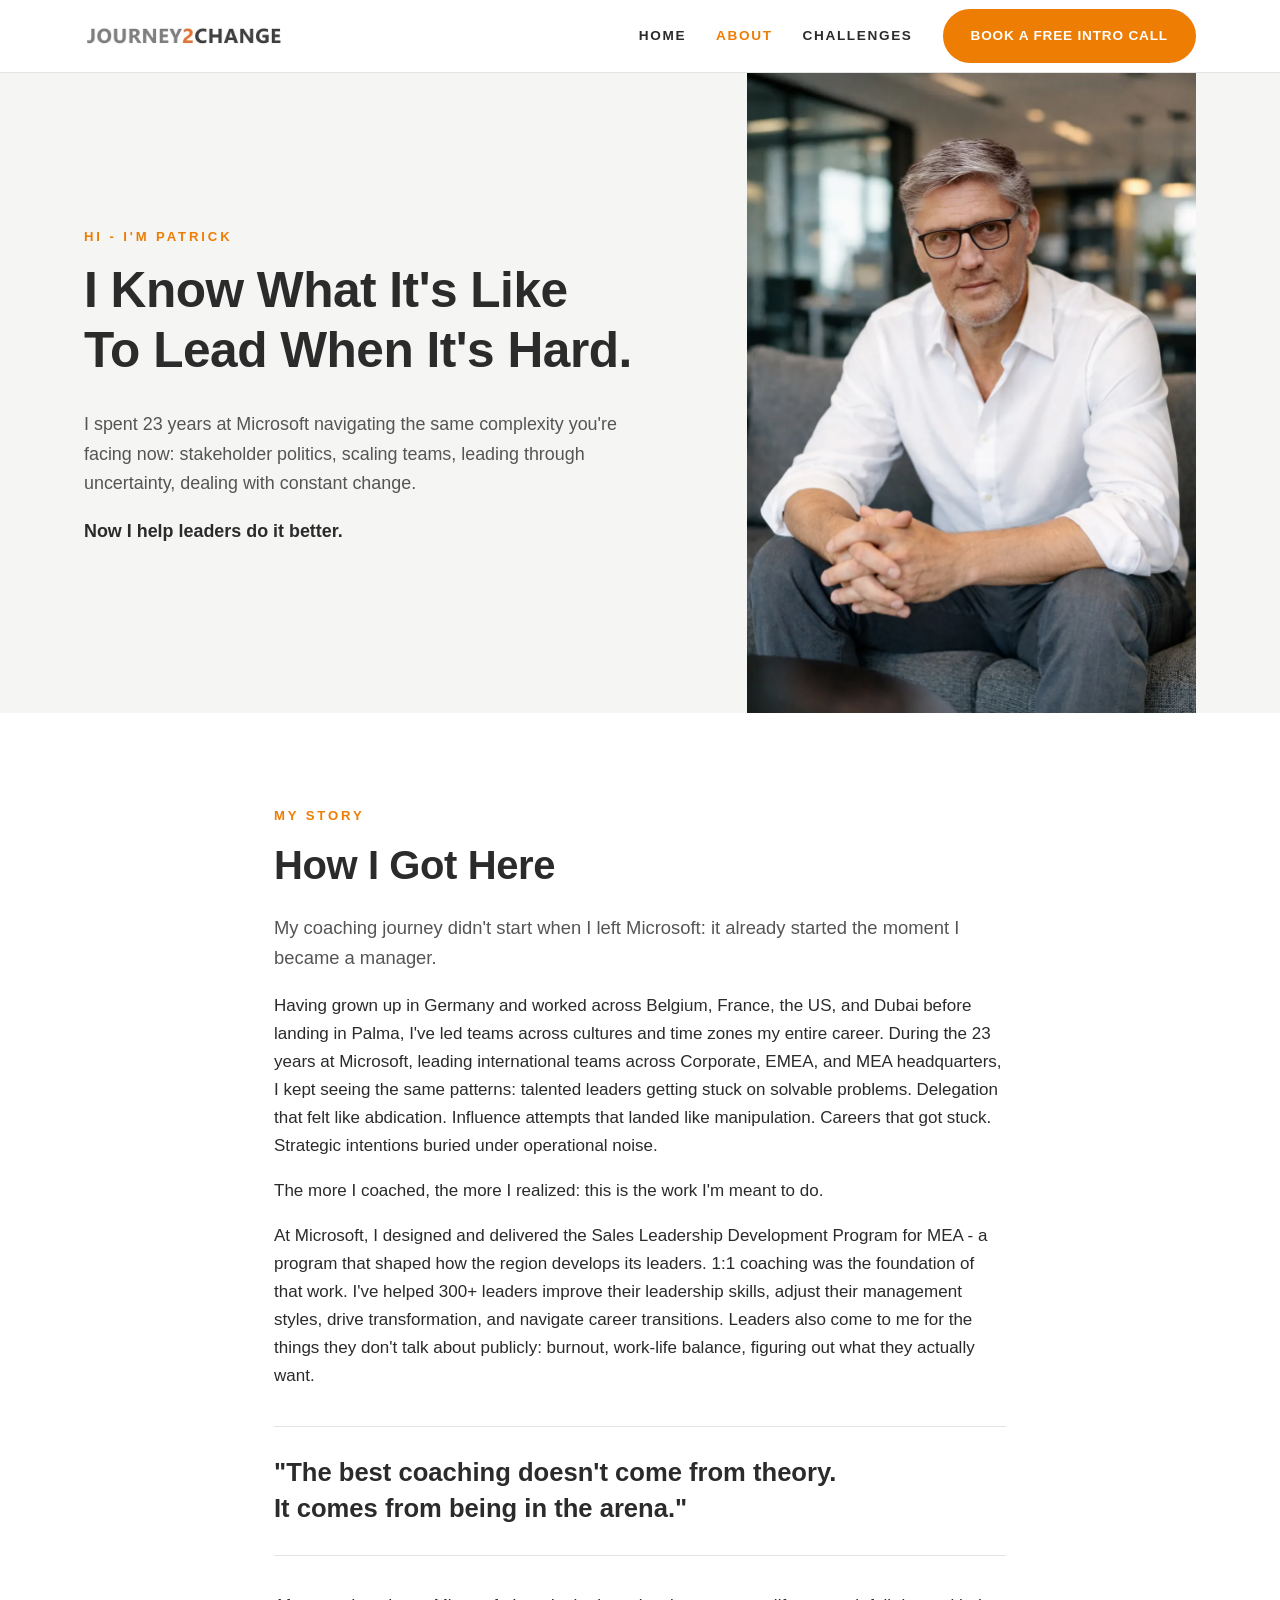
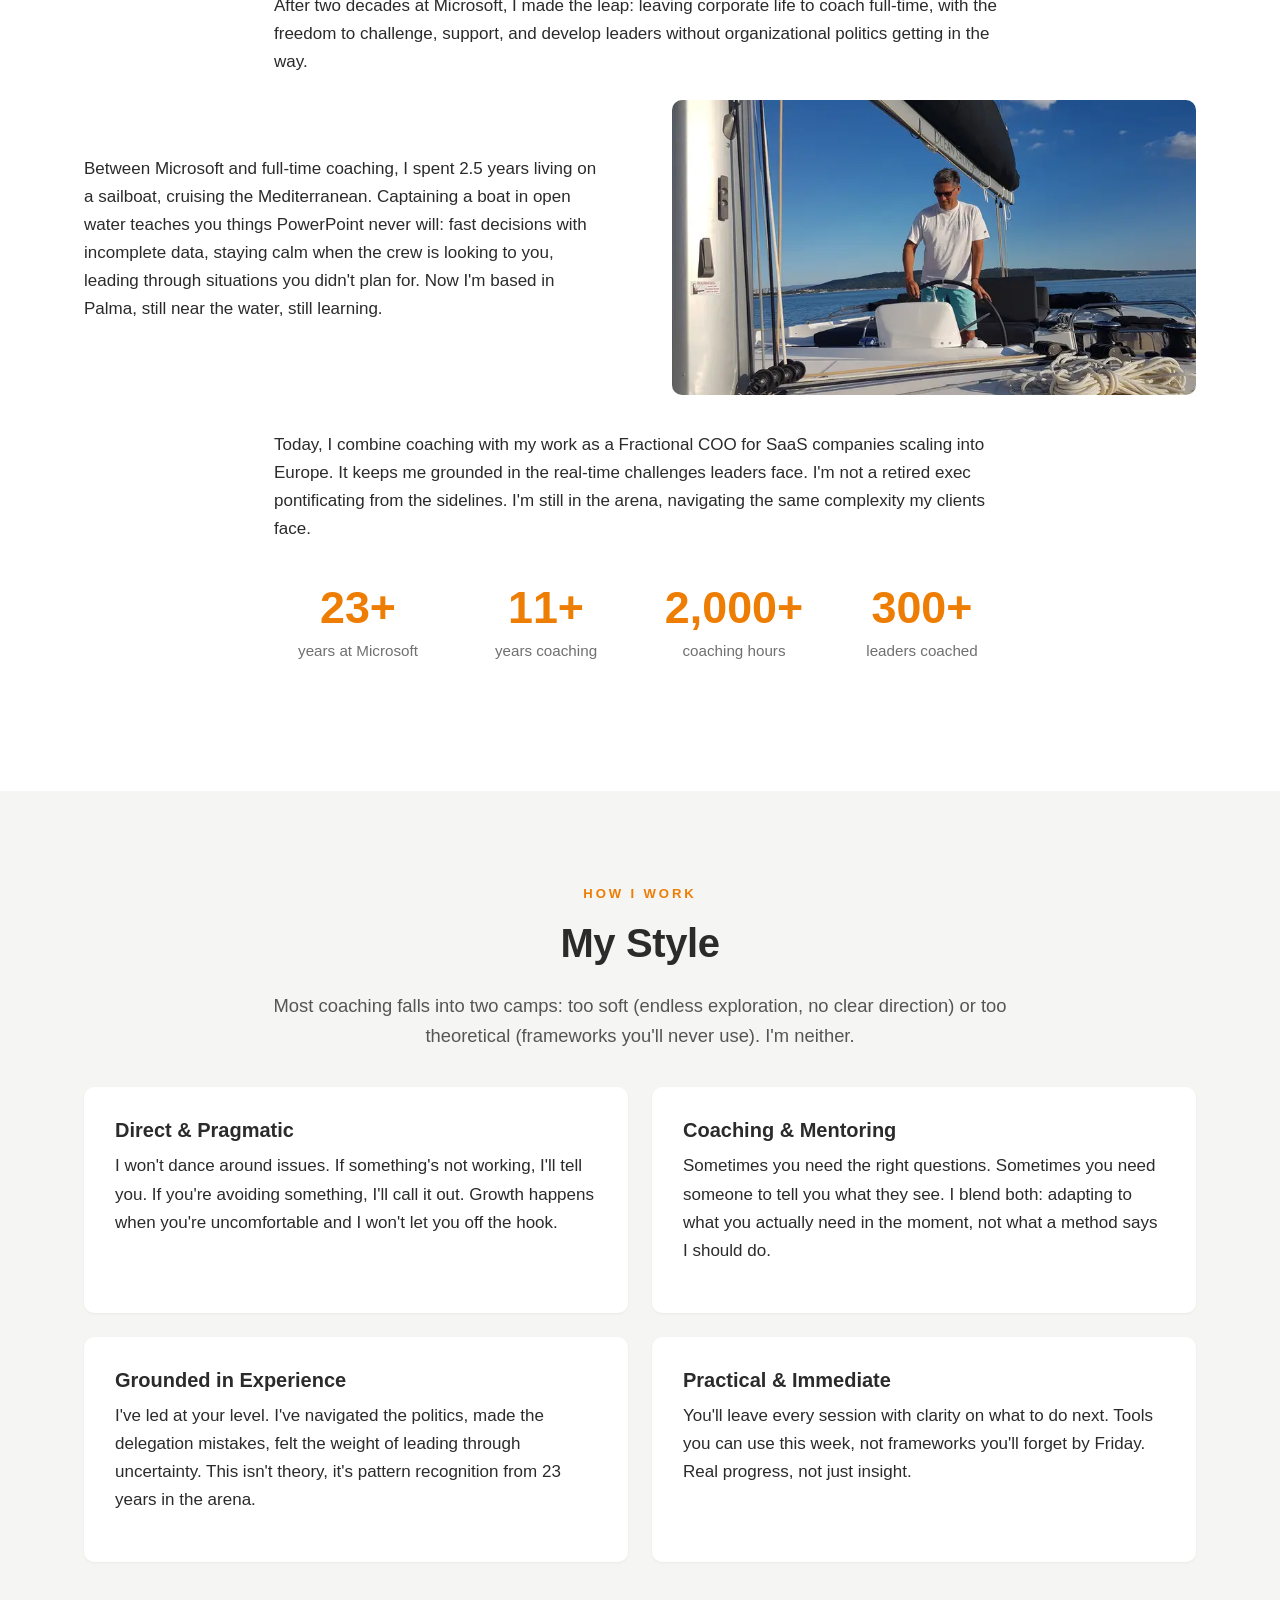
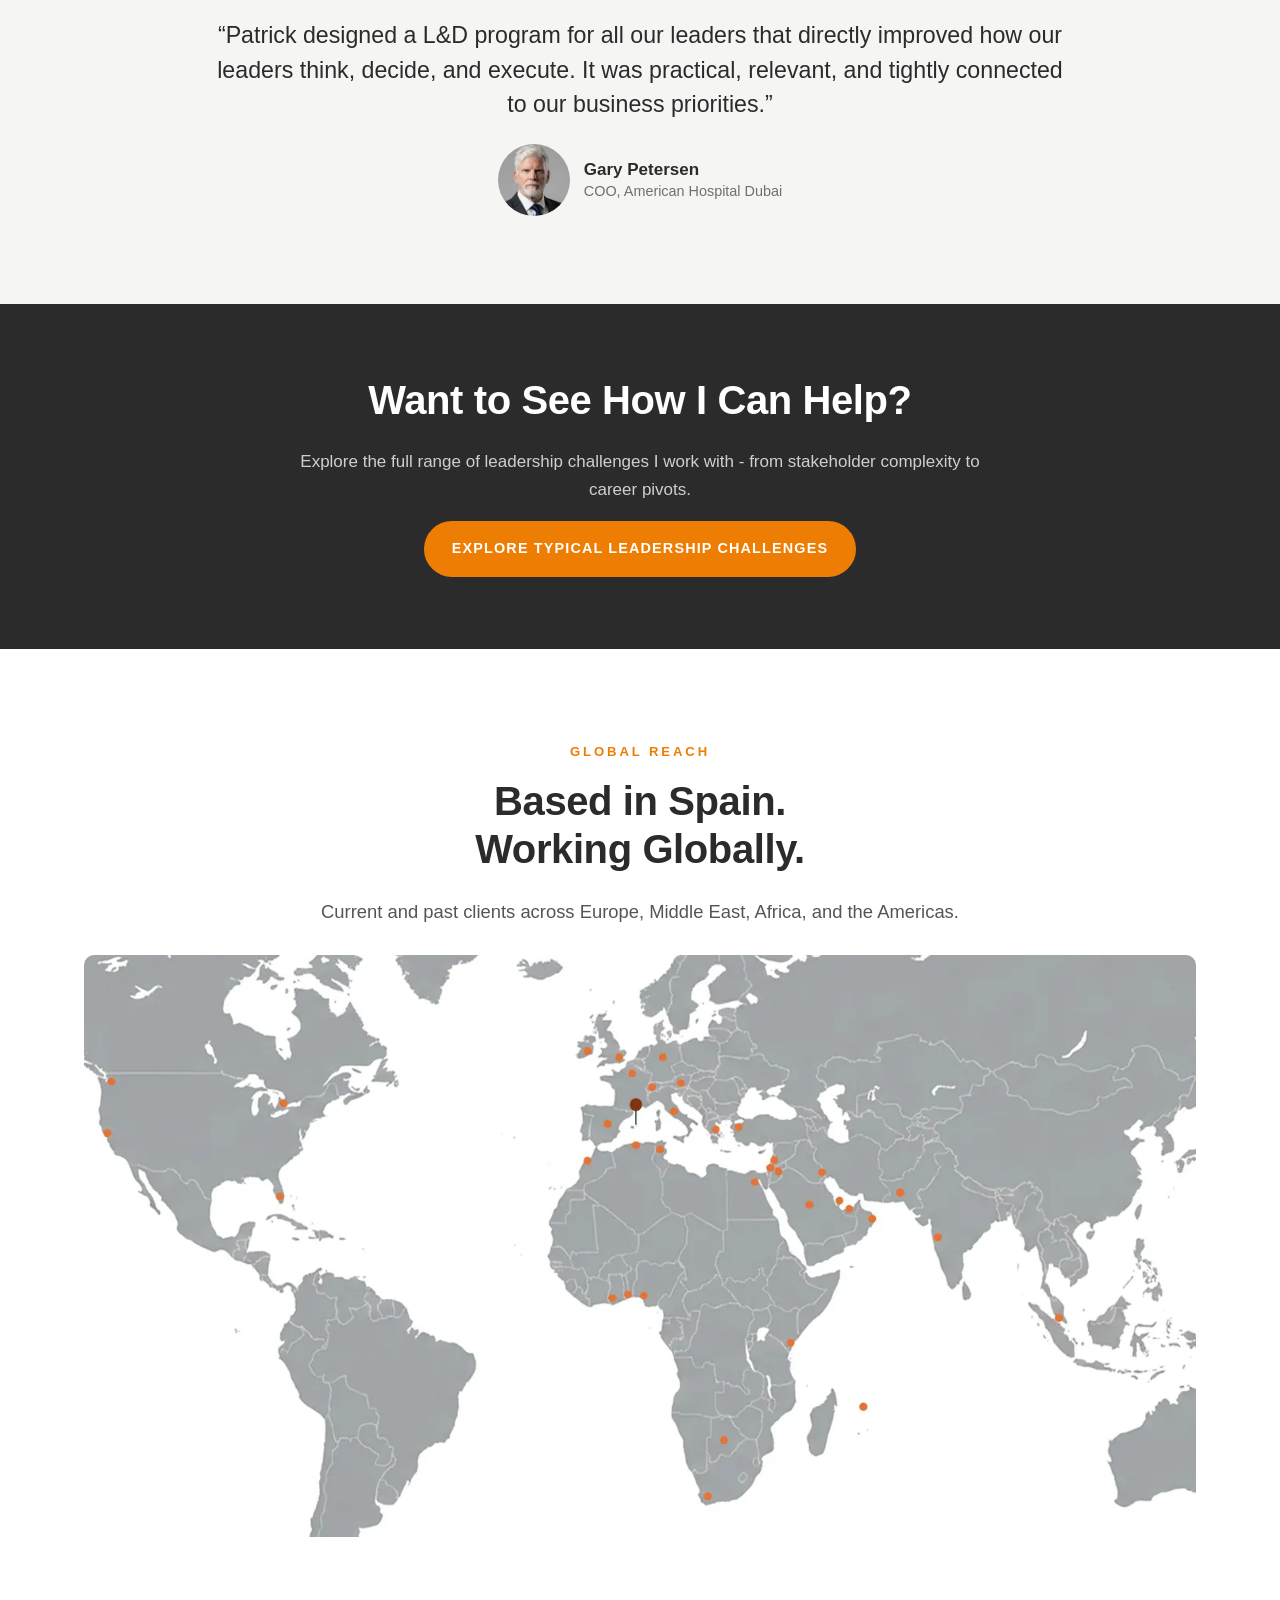
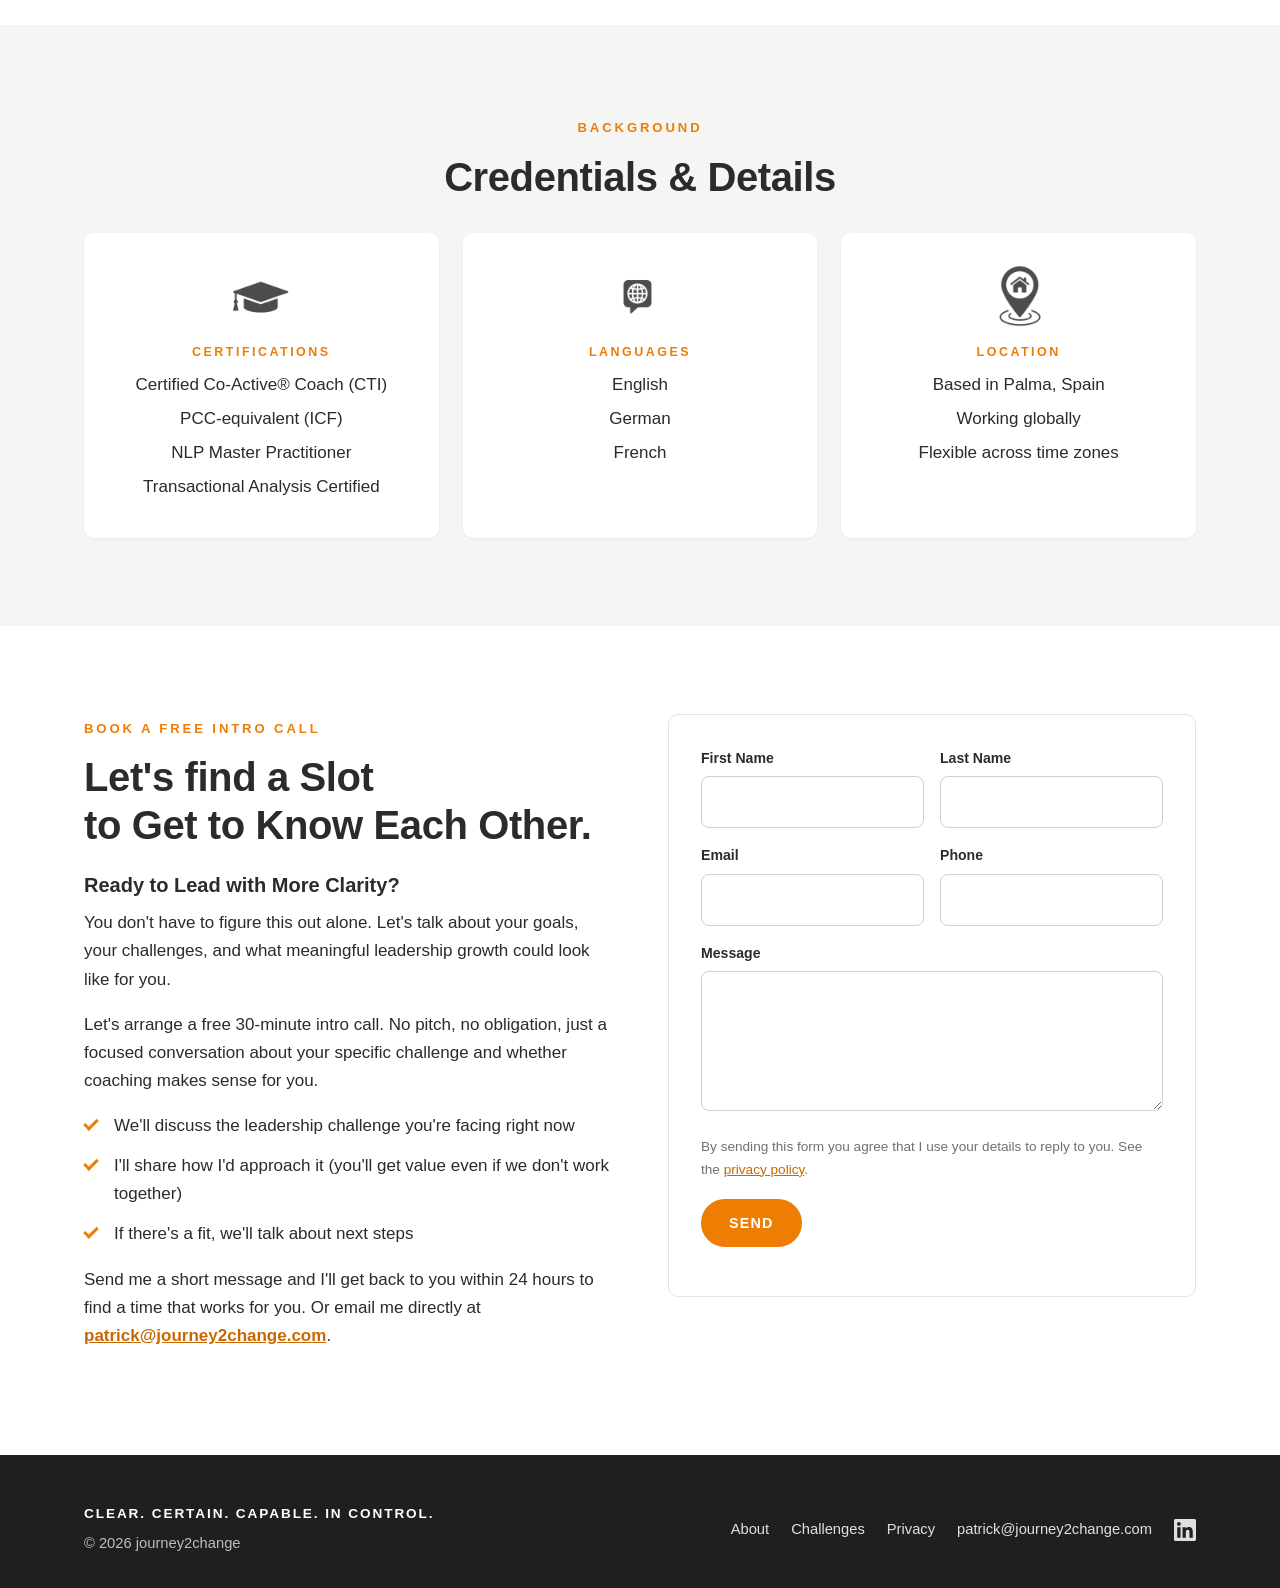
<file: about.html>
<!doctype html>
<html lang="en">
<head>
  <meta charset="utf-8">
  <meta name="viewport" content="width=device-width, initial-scale=1">
  <title>About Patrick — Executive Coach | journey2change</title>
  <meta name="description" content="23 years at Microsoft, 11+ years coaching, 300+ leaders coached. Certified Co-Active coach based in Palma, Spain, working globally.">
  <link rel="canonical" href="https://www.journey2change.com/about">
  <meta property="og:type" content="website">
  <meta property="og:title" content="About Patrick — Executive Coach | journey2change">
  <meta property="og:description" content="23 years at Microsoft, 11+ years coaching, 300+ leaders coached. Certified Co-Active coach based in Palma, Spain, working globally.">
  <meta property="og:url" content="https://www.journey2change.com/about">
  <meta property="og:image" content="https://www.journey2change.com/images/og-image.jpg">
  <link rel="icon" href="/favicon.png">
  <link rel="stylesheet" href="/css/style.css">
  <script type="application/ld+json">
{
  "@context": "https://schema.org",
  "@graph": [
    {
      "@type": "Person",
      "@id": "https://www.journey2change.com/#patrick",
      "name": "Patrick Schellscheidt",
      "givenName": "Patrick",
      "familyName": "Schellscheidt",
      "jobTitle": "Executive & Leadership Coach",
      "description": "Executive and leadership coach with 23 years at Microsoft leading international teams across Corporate HQ, EMEA and MEA. More than 300 leaders coached over 11+ years.",
      "image": "https://www.journey2change.com/images/og-image.jpg",
      "url": "https://www.journey2change.com/about",
      "email": "mailto:patrick@journey2change.com",
      "worksFor": {
        "@id": "https://www.journey2change.com/#business"
      },
      "homeLocation": {
        "@type": "Place",
        "name": "Palma, Spain",
        "address": {
          "@type": "PostalAddress",
          "addressLocality": "Palma",
          "addressRegion": "Illes Balears",
          "addressCountry": "ES"
        }
      },
      "knowsLanguage": [
        "English",
        "German",
        "French"
      ],
      "hasCredential": [
        {
          "@type": "EducationalOccupationalCredential",
          "name": "Certified Co-Active Coach",
          "credentialCategory": "certification",
          "recognizedBy": {
            "@type": "Organization",
            "name": "Co-Active Training Institute (CTI)"
          }
        },
        {
          "@type": "EducationalOccupationalCredential",
          "name": "NLP Master Practitioner",
          "credentialCategory": "certification"
        },
        {
          "@type": "EducationalOccupationalCredential",
          "name": "Transactional Analysis",
          "credentialCategory": "certification"
        }
      ],
      "knowsAbout": [
        "Executive coaching",
        "Leadership development",
        "Stakeholder management",
        "Influencing without authority",
        "Decision-making under uncertainty",
        "Delegation",
        "Career transitions",
        "Burnout and sustainable performance",
        "Change management",
        "Leading in the tech industry"
      ],
      "sameAs": [
        "https://www.linkedin.com/in/patrickschellscheidt/"
      ]
    },
    {
      "@type": "ProfessionalService",
      "@id": "https://www.journey2change.com/#business",
      "name": "journey2change",
      "alternateName": "Journey to Change",
      "url": "https://www.journey2change.com/",
      "logo": "https://www.journey2change.com/images/logo-j2c.webp",
      "image": "https://www.journey2change.com/images/og-image.jpg",
      "description": "Executive and leadership coaching for leaders, founders and high-performers in tech who need a strategic sparring partner.",
      "slogan": "Clear. Certain. Capable. In control.",
      "email": "patrick@journey2change.com",
      "founder": {
        "@id": "https://www.journey2change.com/#patrick"
      },
      "areaServed": "Worldwide",
      "address": {
        "@type": "PostalAddress",
        "addressLocality": "Palma",
        "addressRegion": "Illes Balears",
        "addressCountry": "ES"
      },
      "knowsLanguage": [
        "English",
        "German",
        "French"
      ],
      "sameAs": [
        "https://www.linkedin.com/in/patrickschellscheidt/"
      ],
      "hasOfferCatalog": {
        "@type": "OfferCatalog",
        "name": "Coaching services",
        "itemListElement": [
          {
            "@type": "Offer",
            "itemOffered": {
              "@type": "Service",
              "name": "1:1 executive coaching",
              "description": "One-to-one coaching for leaders over the course of a few months."
            }
          },
          {
            "@type": "Offer",
            "itemOffered": {
              "@type": "Service",
              "name": "8-week coaching sprint",
              "description": "A faster, more focused coaching format."
            }
          },
          {
            "@type": "Offer",
            "itemOffered": {
              "@type": "Service",
              "name": "360 feedback",
              "description": "Structured feedback on how your team and stakeholders see you, as a starting point for coaching."
            }
          },
          {
            "@type": "Offer",
            "itemOffered": {
              "@type": "Service",
              "name": "Leadership team programs",
              "description": "Coaching and development programs designed for whole leadership teams."
            }
          },
          {
            "@type": "Offer",
            "itemOffered": {
              "@type": "Service",
              "name": "Free 30-minute intro call",
              "description": "A focused conversation about your leadership challenge and whether coaching makes sense for you."
            }
          }
        ]
      }
    },
    {
      "@type": "WebSite",
      "@id": "https://www.journey2change.com/#website",
      "url": "https://www.journey2change.com/",
      "name": "journey2change",
      "publisher": {
        "@id": "https://www.journey2change.com/#business"
      },
      "inLanguage": "en"
    },
    {
      "@type": "AboutPage",
      "@id": "https://www.journey2change.com/about#webpage",
      "url": "https://www.journey2change.com/about",
      "name": "About Patrick",
      "isPartOf": {
        "@id": "https://www.journey2change.com/#website"
      },
      "mainEntity": {
        "@id": "https://www.journey2change.com/#patrick"
      }
    }
  ]
}
  </script>
</head>
<body>

<header class="site-header">
  <div class="container">
    <a class="brand" href="/" aria-label="journey2change home"><img src="/images/logo-j2c.webp" alt="Journey2Change" width="200" height="20"></a>
    <button class="nav-toggle" aria-label="Open menu" aria-expanded="false"><span></span><span></span><span></span></button>
    <nav class="nav" aria-label="Main">
      <a href="/">Home</a>
      <a href="/about" aria-current="page">About</a>
      <a href="/leadership-challenges">Challenges</a>
      <a class="btn" href="#contact">Book a free intro call</a>
    </nav>
  </div>
</header>

<main>

<!-- ============ HERO ============ -->
<section class="hero">
  <div class="container">
    <div class="hero-text">
      <span class="eyebrow">Hi - I'm Patrick</span>
      <h1>I Know What It's Like<br>To Lead When It's Hard.</h1>
      <p>I spent 23 years at Microsoft navigating the same complexity you're facing now: stakeholder politics, scaling teams, leading through uncertainty, dealing with constant change.</p>
      <p><strong>Now I help leaders do it better.</strong></p>
    </div>
    <div class="hero-img">
      <img src="/images/patrick-greysofa.webp" alt="Patrick sitting on a grey sofa" width="900" height="1350" fetchpriority="high">
    </div>
  </div>
</section>

<!-- ============ MY STORY ============ -->
<section id="story">
  <div class="container narrow">
    <span class="eyebrow">My Story</span>
    <h2>How I Got Here</h2>
    <p class="lead">My coaching journey didn't start when I left Microsoft: it already started the moment I became a manager.</p>
    <p>Having grown up in Germany and worked across Belgium, France, the US, and Dubai before landing in Palma, I've led teams across cultures and time zones my entire career. During the 23 years at Microsoft, leading international teams across Corporate, EMEA, and MEA headquarters, I kept seeing the same patterns: talented leaders getting stuck on solvable problems. Delegation that felt like abdication. Influence attempts that landed like manipulation. Careers that got stuck. Strategic intentions buried under operational noise.</p>
    <p>The more I coached, the more I realized: this is the work I'm meant to do.</p>
    <p>At Microsoft, I designed and delivered the Sales Leadership Development Program for MEA - a program that shaped how the region develops its leaders. 1:1 coaching was the foundation of that work. I've helped 300+ leaders improve their leadership skills, adjust their management styles, drive transformation, and navigate career transitions. Leaders also come to me for the things they don't talk about publicly: burnout, work-life balance, figuring out what they actually want.</p>

    <div class="pull-quote">"The best coaching doesn't come from theory.<br>It comes from being in the arena."</div>

    <p>After two decades at Microsoft, I made the leap: leaving corporate life to coach full-time, with the freedom to challenge, support, and develop leaders without organizational politics getting in the way.</p>
  </div>

  <div class="container split" style="margin-top:24px">
    <div>
      <p>Between Microsoft and full-time coaching, I spent 2.5 years living on a sailboat, cruising the Mediterranean. Captaining a boat in open water teaches you things PowerPoint never will: fast decisions with incomplete data, staying calm when the crew is looking to you, leading through situations you didn't plan for. Now I'm based in Palma, still near the water, still learning.</p>
    </div>
    <div>
      <img class="portrait story-img" src="/images/sailing.webp" alt="Patrick at the helm of his sailboat on the Mediterranean" loading="lazy" width="760" height="427">
    </div>
  </div>

  <div class="container narrow" style="margin-top:36px">
    <p>Today, I combine coaching with my work as a Fractional COO for SaaS companies scaling into Europe. It keeps me grounded in the real-time challenges leaders face. I'm not a retired exec pontificating from the sidelines. I'm still in the arena, navigating the same complexity my clients face.</p>
    <div class="stats">
      <div><div class="stat-num">23+</div><div class="stat-label">years at Microsoft</div></div>
      <div><div class="stat-num">11+</div><div class="stat-label">years coaching</div></div>
      <div><div class="stat-num">2,000+</div><div class="stat-label">coaching hours</div></div>
      <div><div class="stat-num">300+</div><div class="stat-label">leaders coached</div></div>
    </div>
  </div>
</section>

<!-- ============ MY STYLE ============ -->
<section class="section-soft" id="style">
  <div class="container">
    <div class="center narrow">
      <span class="eyebrow">How I Work</span>
      <h2>My Style</h2>
      <p class="lead">Most coaching falls into two camps: too soft (endless exploration, no clear direction) or too theoretical (frameworks you'll never use). I'm neither.</p>
    </div>
    <div class="style-grid" style="margin-top:36px">
      <div class="card"><h3>Direct &amp; Pragmatic</h3><p>I won't dance around issues. If something's not working, I'll tell you. If you're avoiding something, I'll call it out. Growth happens when you're uncomfortable and I won't let you off the hook.</p></div>
      <div class="card"><h3>Coaching &amp; Mentoring</h3><p>Sometimes you need the right questions. Sometimes you need someone to tell you what they see. I blend both: adapting to what you actually need in the moment, not what a method says I should do.</p></div>
      <div class="card"><h3>Grounded in Experience</h3><p>I've led at your level. I've navigated the politics, made the delegation mistakes, felt the weight of leading through uncertainty. This isn't theory, it's pattern recognition from 23 years in the arena.</p></div>
      <div class="card"><h3>Practical &amp; Immediate</h3><p>You'll leave every session with clarity on what to do next. Tools you can use this week, not frameworks you'll forget by Friday. Real progress, not just insight.</p></div>
    </div>

    <div class="feature-quote">
      <blockquote>“Patrick designed a L&amp;D program for all our leaders that directly improved how our leaders think, decide, and execute. It was practical, relevant, and tightly connected to our business priorities.”</blockquote>
      <div class="person">
        <img src="/images/clients/gary-petersen.webp" alt="Gary Petersen" loading="lazy">
        <div><div class="person-name">Gary Petersen</div><div class="person-role">COO, American Hospital Dubai</div></div>
      </div>
    </div>
  </div>
</section>

<!-- ============ CHALLENGES TEASER ============ -->
<section class="cta-band">
  <div class="container narrow">
    <h2>Want to See How I Can Help?</h2>
    <p>Explore the full range of leadership challenges I work with - from stakeholder complexity to career pivots.</p>
    <div class="btn-row" style="justify-content:center"><a class="btn" href="/leadership-challenges">Explore typical leadership challenges</a></div>
  </div>
</section>

<!-- ============ GLOBAL REACH ============ -->
<section id="global">
  <div class="container">
    <div class="center narrow">
      <span class="eyebrow">Global Reach</span>
      <h2>Based in Spain.<br>Working Globally.</h2>
      <p class="lead">Current and past clients across Europe, Middle East, Africa, and the Americas.</p>
    </div>
    <div class="map" style="margin-top:28px"><img src="/images/world-map.webp" alt="World map showing client locations across Europe, the Middle East, Africa and the Americas" loading="lazy" width="1400" height="733"></div>
  </div>
</section>

<!-- ============ CREDENTIALS ============ -->
<section class="section-soft" id="credentials">
  <div class="container">
    <div class="center">
      <span class="eyebrow">Background</span>
      <h2>Credentials &amp; Details</h2>
    </div>
    <div class="cred-grid" style="margin-top:32px">
      <div class="card">
        <img src="/images/icons/certifications.webp" alt="" loading="lazy">
        <span class="label">Certifications</span>
        <ul><li>Certified Co-Active® Coach (CTI)</li><li>PCC-equivalent (ICF)</li><li>NLP Master Practitioner</li><li>Transactional Analysis Certified</li></ul>
      </div>
      <div class="card">
        <img src="/images/icons/languages.webp" alt="" loading="lazy">
        <span class="label">Languages</span>
        <ul><li>English</li><li>German</li><li>French</li></ul>
      </div>
      <div class="card">
        <img src="/images/icons/location.webp" alt="" loading="lazy">
        <span class="label">Location</span>
        <ul><li>Based in Palma, Spain</li><li>Working globally</li><li>Flexible across time zones</li></ul>
      </div>
    </div>
  </div>
</section>

<!-- ============ CONTACT ============ -->
<section id="contact">
  <div class="container contact-grid">
    <div>
      <span class="eyebrow">Book a Free Intro Call</span>
      <h2>Let's find a Slot<br>to Get to Know Each Other.</h2>
      <h3>Ready to Lead with More Clarity?</h3>
      <p>You don't have to figure this out alone. Let's talk about your goals, your challenges, and what meaningful leadership growth could look like for you.</p>
      <p>Let's arrange a free 30-minute intro call. No pitch, no obligation, just a focused conversation about your specific challenge and whether coaching makes sense for you.</p>
      <ul class="check-list">
        <li>We'll discuss the leadership challenge you're facing right now</li>
        <li>I'll share how I'd approach it (you'll get value even if we don't work together)</li>
        <li>If there's a fit, we'll talk about next steps</li>
      </ul>
      <p class="contact-direct">Send me a short message and I'll get back to you within 24 hours to find a time that works for you. Or email me directly at <a href="mailto:patrick@journey2change.com">patrick@journey2change.com</a>.</p>
    </div>

    <form class="contact-form">
      <div class="form-row">
        <div class="field"><label for="fn">First Name</label><input id="fn" name="first_name" autocomplete="given-name" required></div>
        <div class="field"><label for="ln">Last Name</label><input id="ln" name="last_name" autocomplete="family-name"></div>
      </div>
      <div class="form-row">
        <div class="field"><label for="em">Email</label><input id="em" name="email" type="email" autocomplete="email" required></div>
        <div class="field"><label for="ph">Phone</label><input id="ph" name="phone" type="tel" autocomplete="tel"></div>
      </div>
      <div class="field"><label for="msg">Message</label><textarea id="msg" name="message" required></textarea></div>
      <input class="hp" type="text" name="_gotcha" tabindex="-1" autocomplete="off" aria-hidden="true">
      <p class="form-consent">By sending this form you agree that I use your details to reply to you. See the <a href="/privacy">privacy policy</a>.</p>
      <button class="btn" type="submit">Send</button>
      <p class="form-status" role="status" aria-live="polite"></p>
    </form>
  </div>
</section>

</main>

<footer class="site-footer">
  <div class="container">
    <div>
      <div class="footer-tagline">CLEAR. CERTAIN. CAPABLE. IN CONTROL.</div>
      <div style="margin-top:6px">© <span data-year>2026</span> journey2change</div>
    </div>
    <div class="footer-links">
      <a href="/about">About</a>
      <a href="/leadership-challenges">Challenges</a>
      <a href="/privacy">Privacy</a>
      <a href="mailto:patrick@journey2change.com">patrick@journey2change.com</a>
      <a href="https://www.linkedin.com/in/patrickschellscheidt/" target="_blank" rel="noopener" aria-label="LinkedIn"><svg viewBox="0 0 24 24" aria-hidden="true"><path d="M20.45 20.45h-3.56v-5.57c0-1.33-.02-3.04-1.85-3.04-1.85 0-2.14 1.45-2.14 2.94v5.67H9.34V9h3.42v1.56h.05c.48-.9 1.64-1.85 3.37-1.85 3.6 0 4.27 2.37 4.27 5.46v6.28zM5.34 7.43a2.06 2.06 0 1 1 0-4.13 2.06 2.06 0 0 1 0 4.13zM7.12 20.45H3.56V9h3.56v11.45zM22.22 0H1.77C.79 0 0 .77 0 1.73v20.54C0 23.23.79 24 1.77 24h20.45c.98 0 1.78-.77 1.78-1.73V1.73C24 .77 23.2 0 22.22 0z"/></svg></a>
    </div>
  </div>
</footer>

<script src="/js/site.js" defer></script>
</body>
</html>
</file>
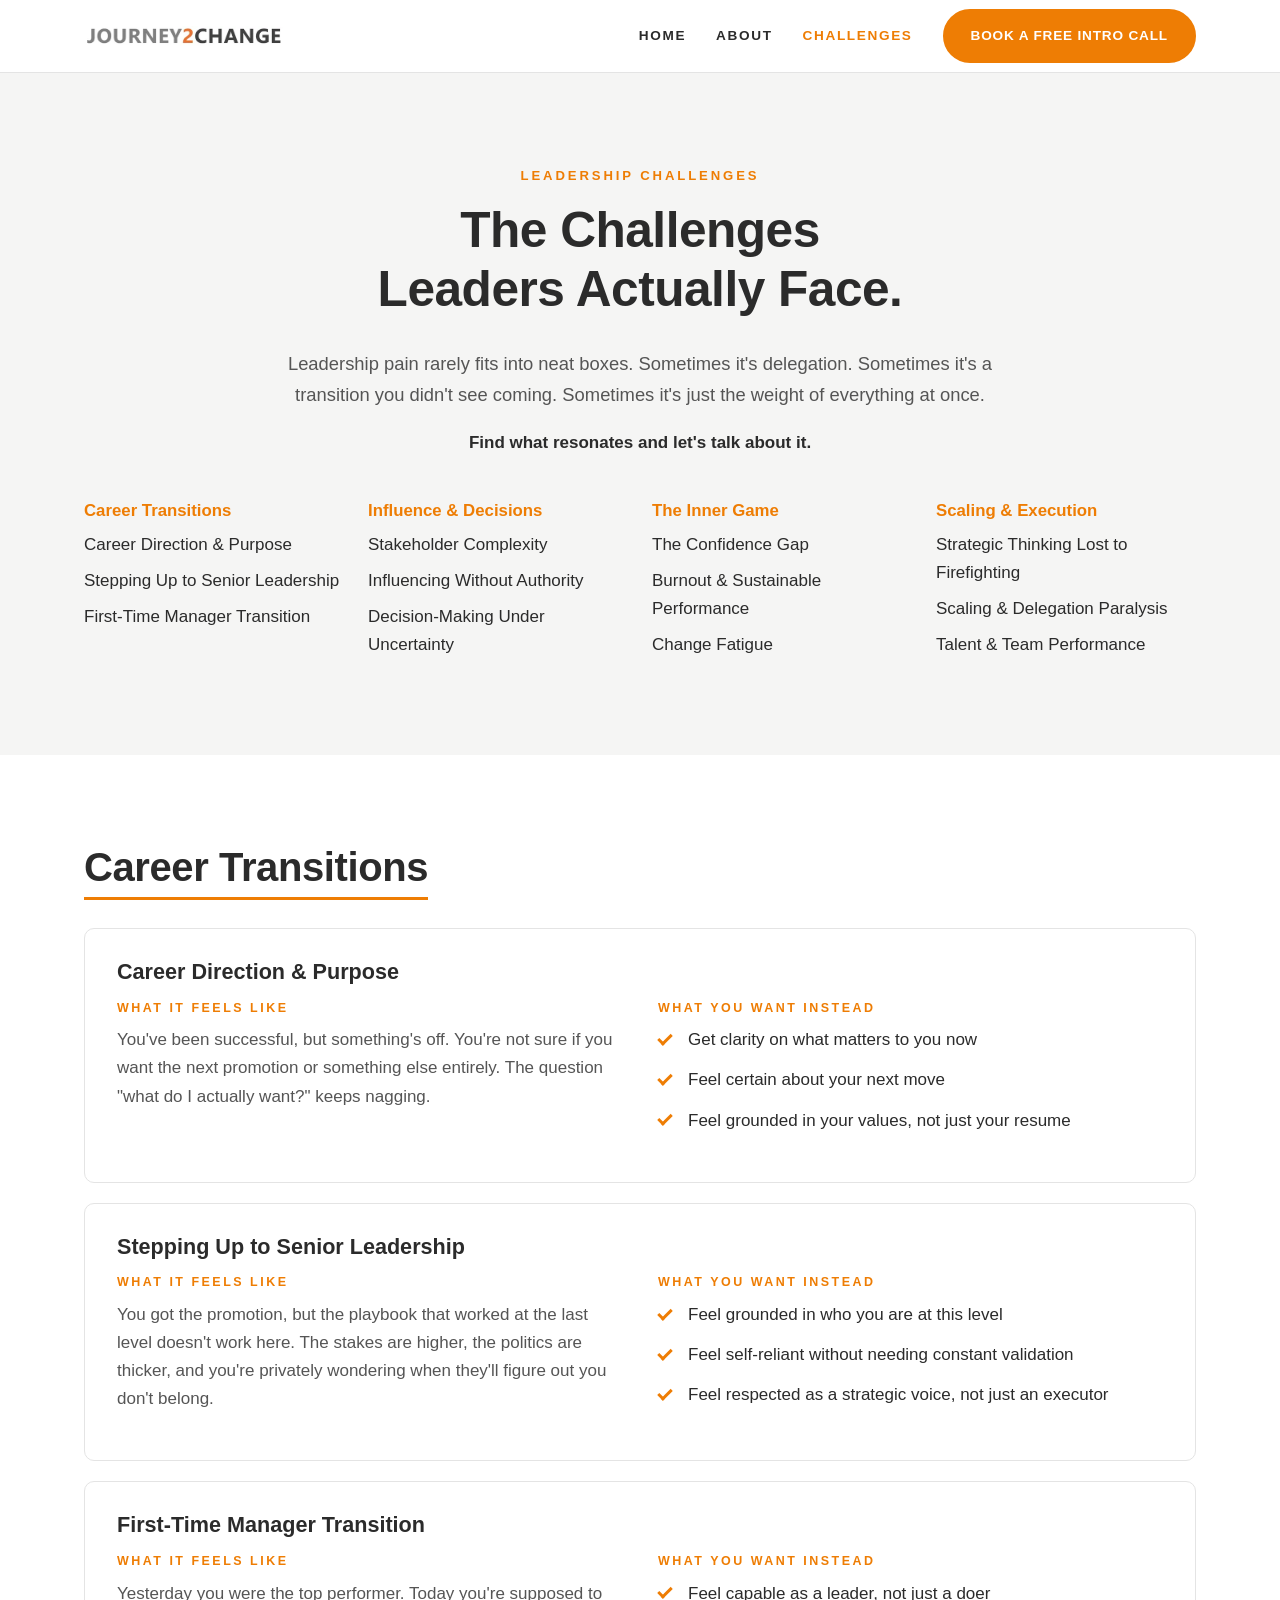
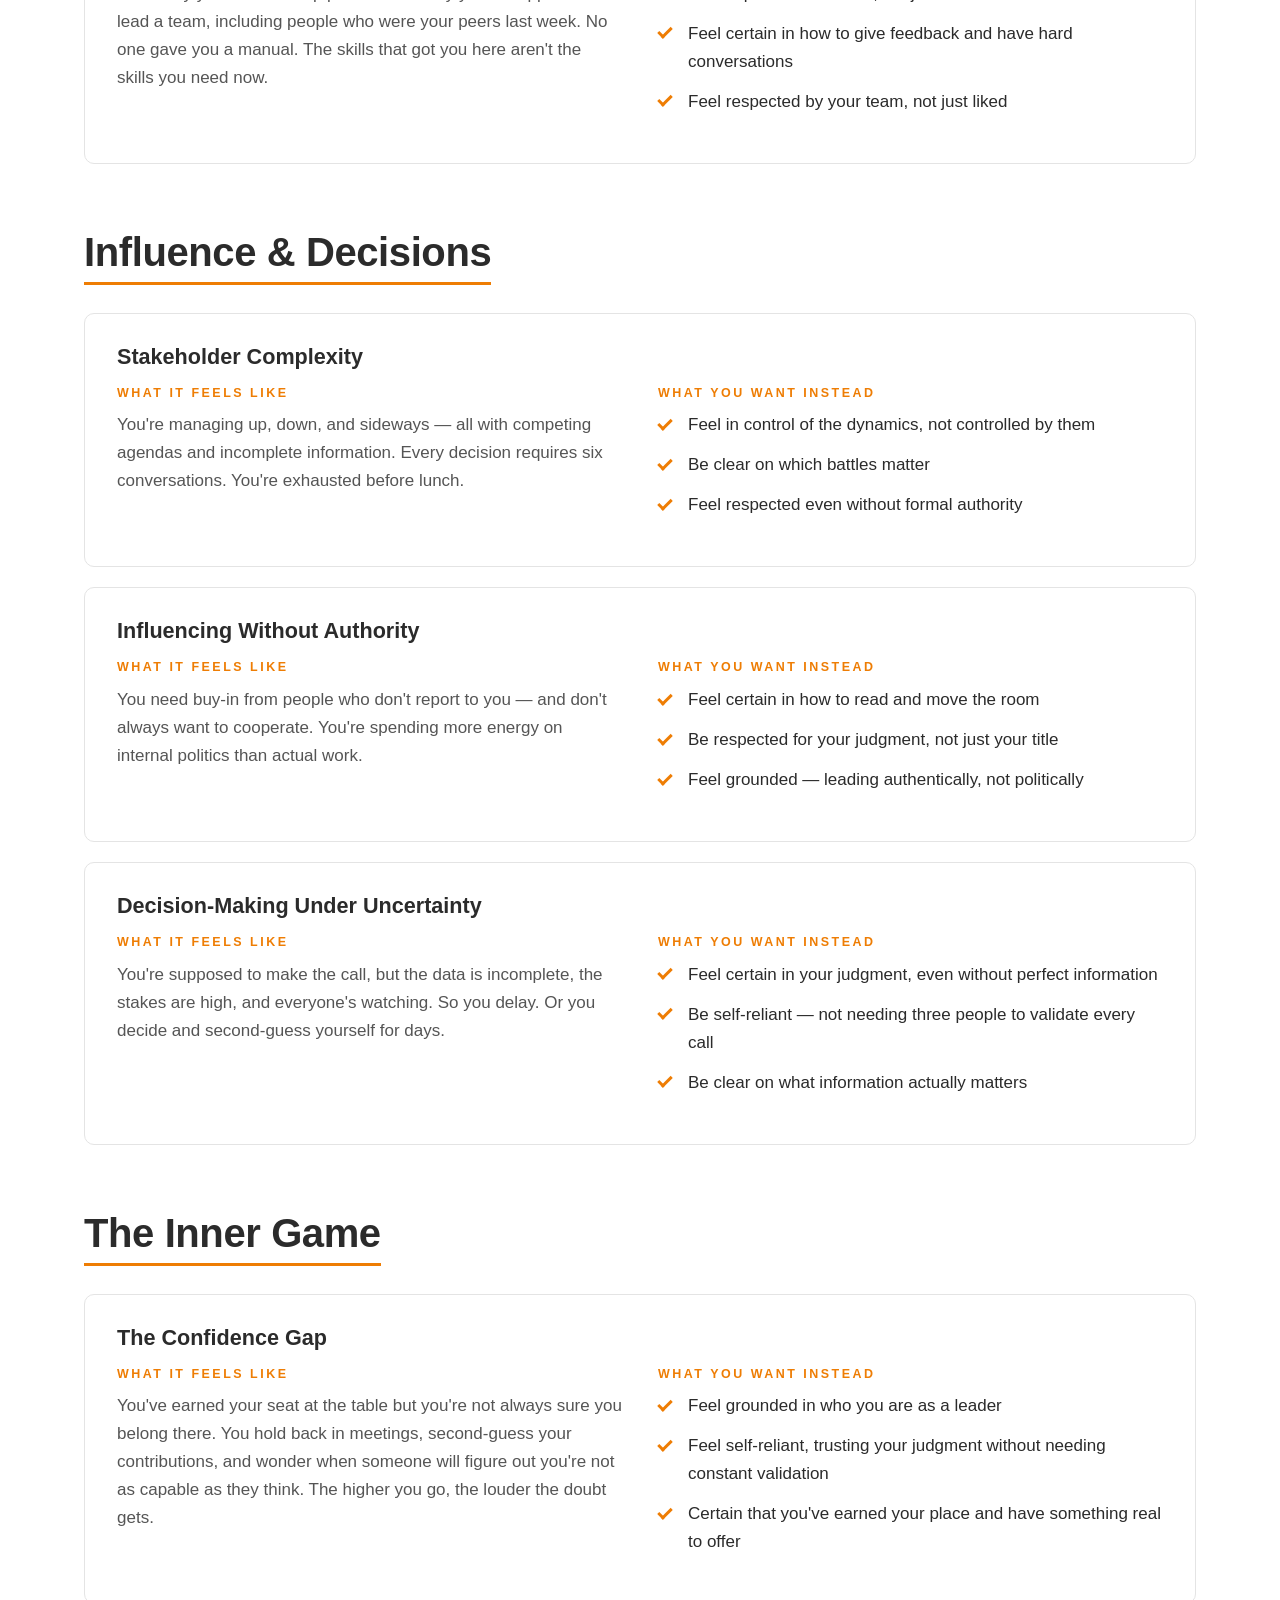
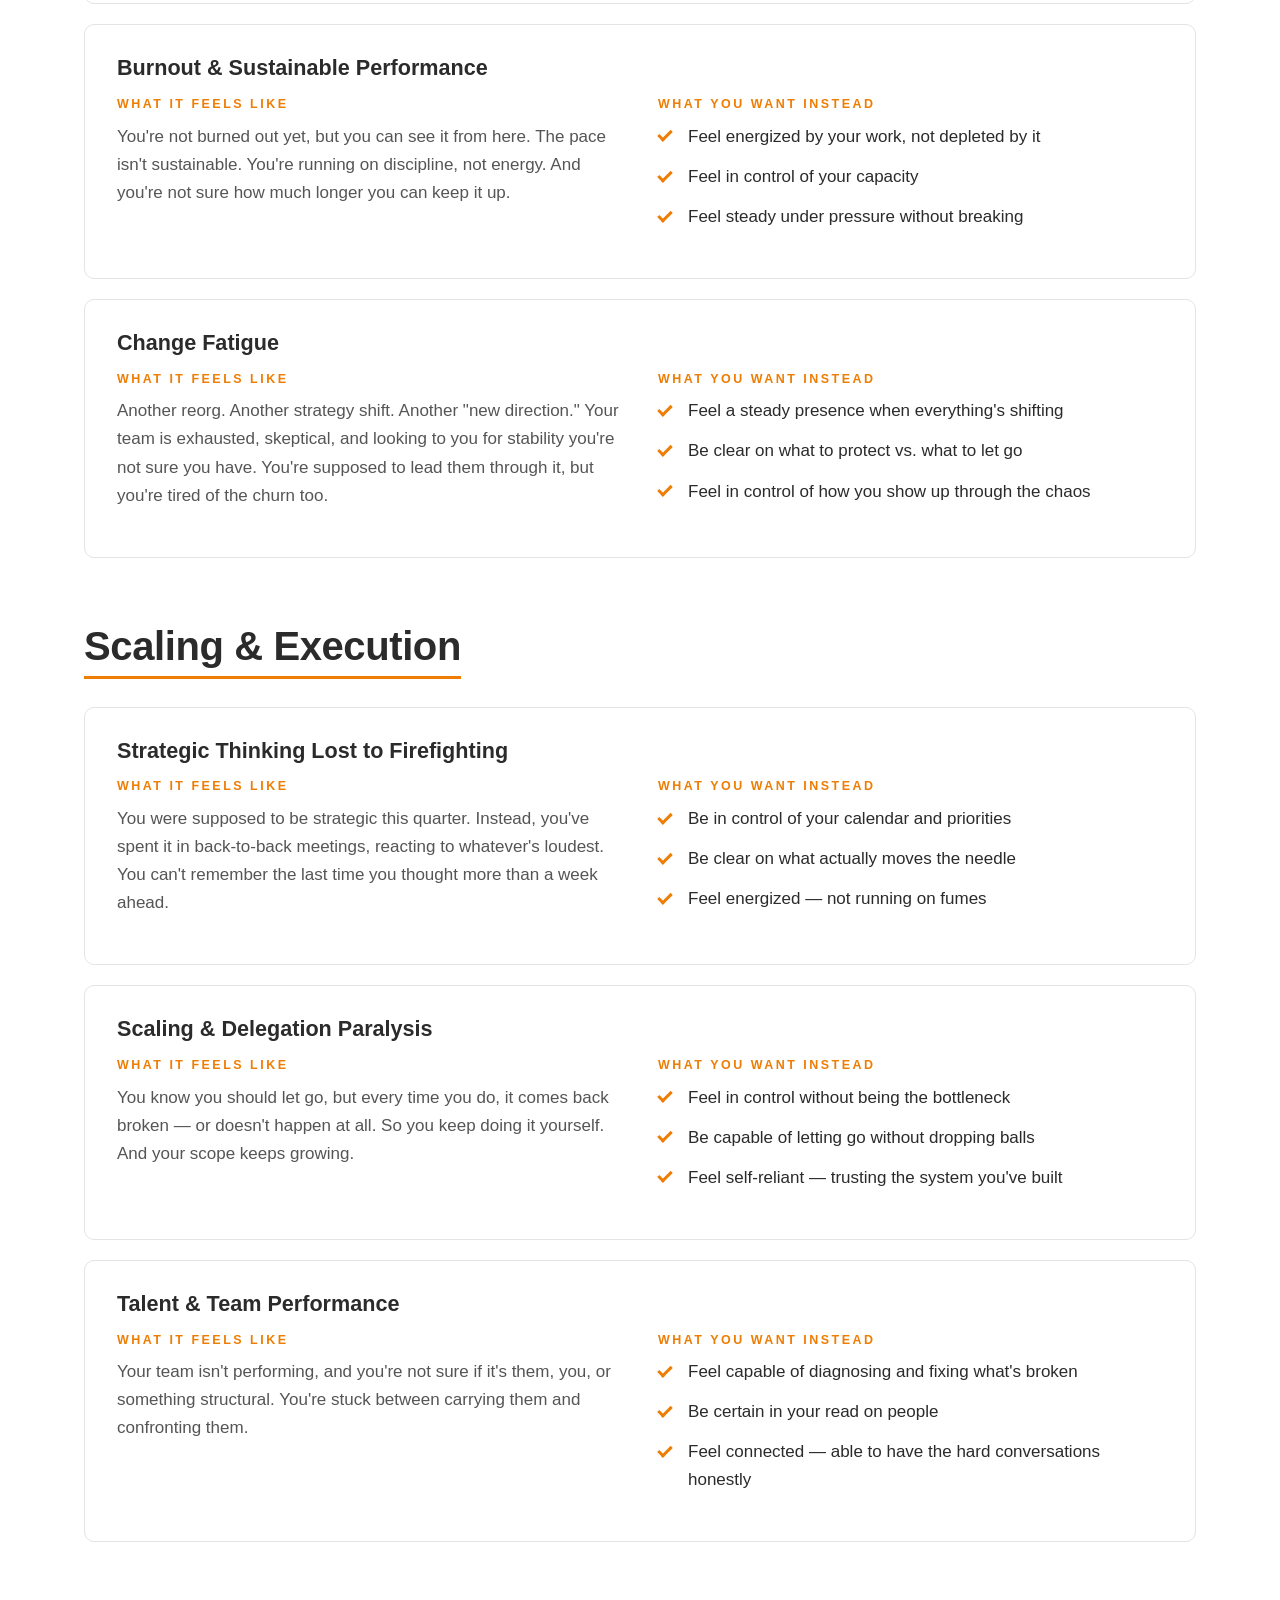
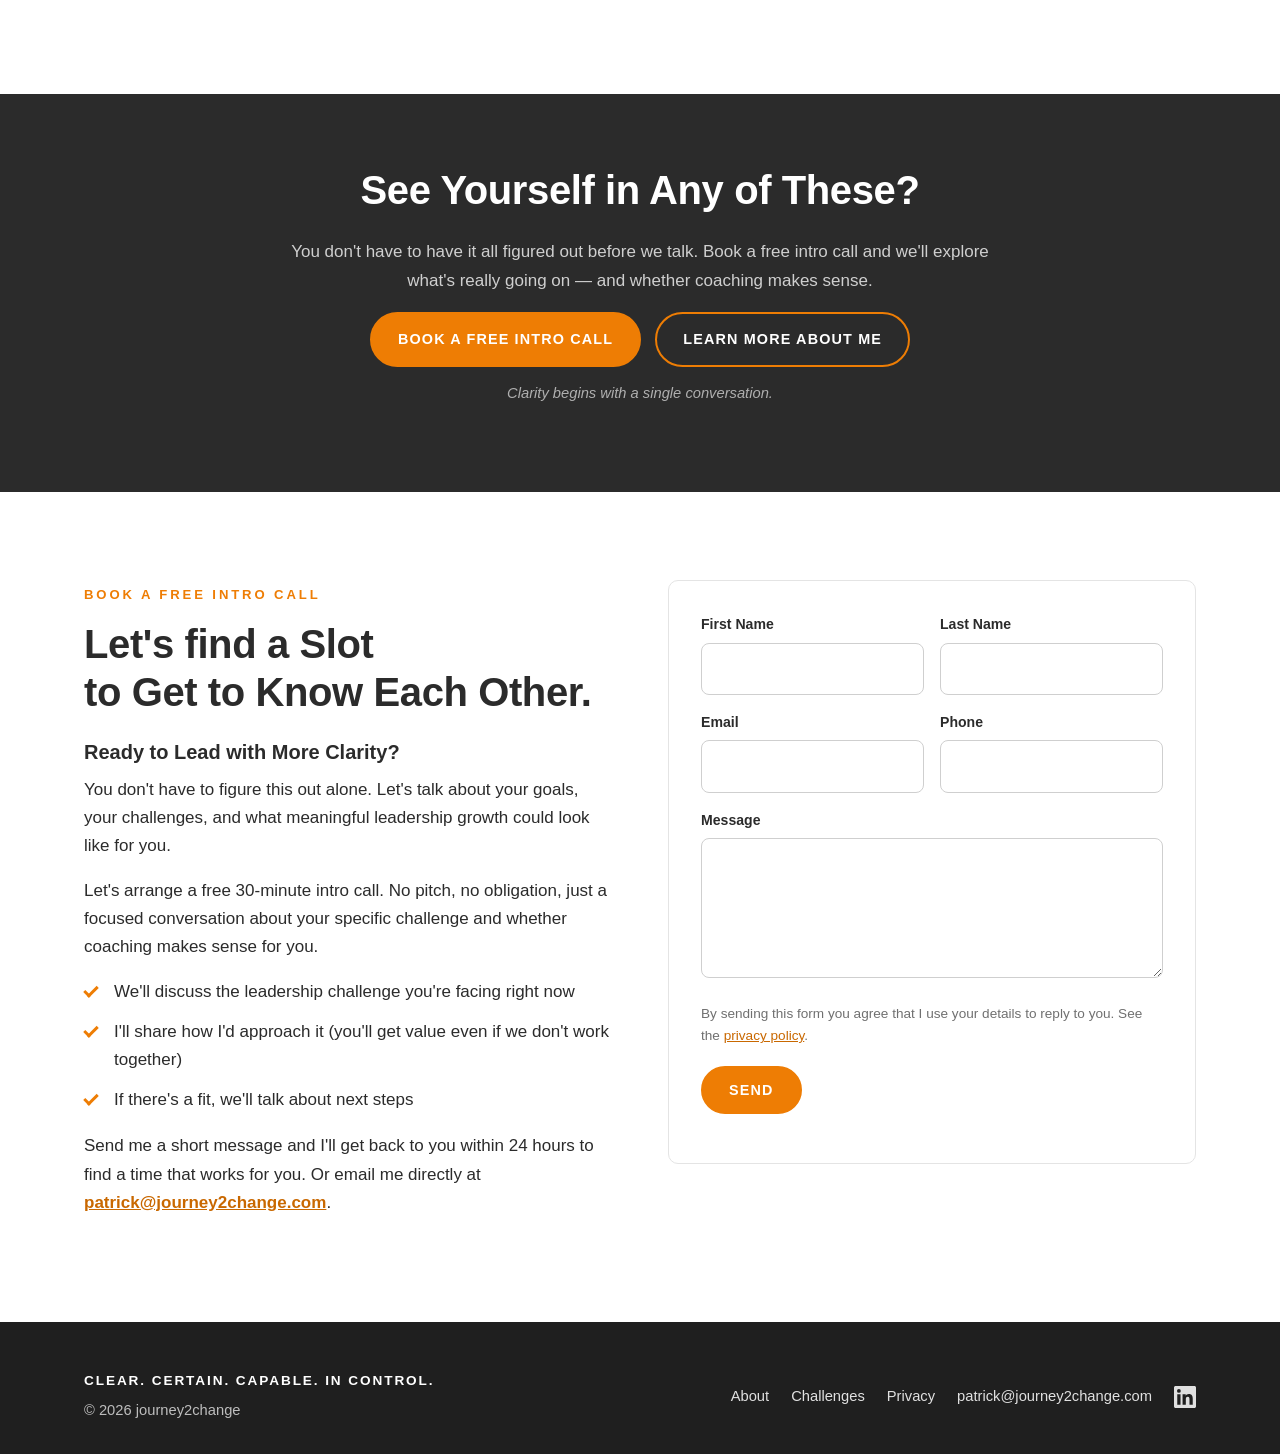
<file: leadership-challenges.html>
<!doctype html>
<html lang="en">
<head>
  <meta charset="utf-8">
  <meta name="viewport" content="width=device-width, initial-scale=1">
  <title>Leadership Challenges I Coach On | journey2change</title>
  <meta name="description" content="Career transitions, stakeholder complexity, decision-making under uncertainty, burnout, delegation and more: the challenges leaders actually face.">
  <link rel="canonical" href="https://www.journey2change.com/leadership-challenges">
  <meta property="og:type" content="website">
  <meta property="og:title" content="Leadership Challenges I Coach On | journey2change">
  <meta property="og:description" content="Career transitions, stakeholder complexity, decision-making under uncertainty, burnout, delegation and more: the challenges leaders actually face.">
  <meta property="og:url" content="https://www.journey2change.com/leadership-challenges">
  <meta property="og:image" content="https://www.journey2change.com/images/og-image.jpg">
  <link rel="icon" href="/favicon.png">
  <link rel="stylesheet" href="/css/style.css">
  <script type="application/ld+json">
{
  "@context": "https://schema.org",
  "@graph": [
    {
      "@type": "Person",
      "@id": "https://www.journey2change.com/#patrick",
      "name": "Patrick Schellscheidt",
      "givenName": "Patrick",
      "familyName": "Schellscheidt",
      "jobTitle": "Executive & Leadership Coach",
      "description": "Executive and leadership coach with 23 years at Microsoft leading international teams across Corporate HQ, EMEA and MEA. More than 300 leaders coached over 11+ years.",
      "image": "https://www.journey2change.com/images/og-image.jpg",
      "url": "https://www.journey2change.com/about",
      "email": "mailto:patrick@journey2change.com",
      "worksFor": {
        "@id": "https://www.journey2change.com/#business"
      },
      "homeLocation": {
        "@type": "Place",
        "name": "Palma, Spain",
        "address": {
          "@type": "PostalAddress",
          "addressLocality": "Palma",
          "addressRegion": "Illes Balears",
          "addressCountry": "ES"
        }
      },
      "knowsLanguage": [
        "English",
        "German",
        "French"
      ],
      "hasCredential": [
        {
          "@type": "EducationalOccupationalCredential",
          "name": "Certified Co-Active Coach",
          "credentialCategory": "certification",
          "recognizedBy": {
            "@type": "Organization",
            "name": "Co-Active Training Institute (CTI)"
          }
        },
        {
          "@type": "EducationalOccupationalCredential",
          "name": "NLP Master Practitioner",
          "credentialCategory": "certification"
        },
        {
          "@type": "EducationalOccupationalCredential",
          "name": "Transactional Analysis",
          "credentialCategory": "certification"
        }
      ],
      "knowsAbout": [
        "Executive coaching",
        "Leadership development",
        "Stakeholder management",
        "Influencing without authority",
        "Decision-making under uncertainty",
        "Delegation",
        "Career transitions",
        "Burnout and sustainable performance",
        "Change management",
        "Leading in the tech industry"
      ],
      "sameAs": [
        "https://www.linkedin.com/in/patrickschellscheidt/"
      ]
    },
    {
      "@type": "ProfessionalService",
      "@id": "https://www.journey2change.com/#business",
      "name": "journey2change",
      "alternateName": "Journey to Change",
      "url": "https://www.journey2change.com/",
      "logo": "https://www.journey2change.com/images/logo-j2c.webp",
      "image": "https://www.journey2change.com/images/og-image.jpg",
      "description": "Executive and leadership coaching for leaders, founders and high-performers in tech who need a strategic sparring partner.",
      "slogan": "Clear. Certain. Capable. In control.",
      "email": "patrick@journey2change.com",
      "founder": {
        "@id": "https://www.journey2change.com/#patrick"
      },
      "areaServed": "Worldwide",
      "address": {
        "@type": "PostalAddress",
        "addressLocality": "Palma",
        "addressRegion": "Illes Balears",
        "addressCountry": "ES"
      },
      "knowsLanguage": [
        "English",
        "German",
        "French"
      ],
      "sameAs": [
        "https://www.linkedin.com/in/patrickschellscheidt/"
      ],
      "hasOfferCatalog": {
        "@type": "OfferCatalog",
        "name": "Coaching services",
        "itemListElement": [
          {
            "@type": "Offer",
            "itemOffered": {
              "@type": "Service",
              "name": "1:1 executive coaching",
              "description": "One-to-one coaching for leaders over the course of a few months."
            }
          },
          {
            "@type": "Offer",
            "itemOffered": {
              "@type": "Service",
              "name": "8-week coaching sprint",
              "description": "A faster, more focused coaching format."
            }
          },
          {
            "@type": "Offer",
            "itemOffered": {
              "@type": "Service",
              "name": "360 feedback",
              "description": "Structured feedback on how your team and stakeholders see you, as a starting point for coaching."
            }
          },
          {
            "@type": "Offer",
            "itemOffered": {
              "@type": "Service",
              "name": "Leadership team programs",
              "description": "Coaching and development programs designed for whole leadership teams."
            }
          },
          {
            "@type": "Offer",
            "itemOffered": {
              "@type": "Service",
              "name": "Free 30-minute intro call",
              "description": "A focused conversation about your leadership challenge and whether coaching makes sense for you."
            }
          }
        ]
      }
    },
    {
      "@type": "WebSite",
      "@id": "https://www.journey2change.com/#website",
      "url": "https://www.journey2change.com/",
      "name": "journey2change",
      "publisher": {
        "@id": "https://www.journey2change.com/#business"
      },
      "inLanguage": "en"
    },
    {
      "@type": "WebPage",
      "@id": "https://www.journey2change.com/leadership-challenges#webpage",
      "url": "https://www.journey2change.com/leadership-challenges",
      "name": "Leadership Challenges",
      "isPartOf": {
        "@id": "https://www.journey2change.com/#website"
      },
      "about": {
        "@id": "https://www.journey2change.com/#business"
      },
      "mainEntity": {
        "@type": "ItemList",
        "name": "Leadership challenges Patrick coaches on",
        "itemListElement": [
          {
            "@type": "ListItem",
            "position": 1,
            "name": "Career Direction & Purpose",
            "url": "https://www.journey2change.com/leadership-challenges#career-direction"
          },
          {
            "@type": "ListItem",
            "position": 2,
            "name": "Stepping Up to Senior Leadership",
            "url": "https://www.journey2change.com/leadership-challenges#senior-leadership"
          },
          {
            "@type": "ListItem",
            "position": 3,
            "name": "First-Time Manager Transition",
            "url": "https://www.journey2change.com/leadership-challenges#first-time-manager"
          },
          {
            "@type": "ListItem",
            "position": 4,
            "name": "Stakeholder Complexity",
            "url": "https://www.journey2change.com/leadership-challenges#stakeholder-complexity"
          },
          {
            "@type": "ListItem",
            "position": 5,
            "name": "Influencing Without Authority",
            "url": "https://www.journey2change.com/leadership-challenges#influencing"
          },
          {
            "@type": "ListItem",
            "position": 6,
            "name": "Decision-Making Under Uncertainty",
            "url": "https://www.journey2change.com/leadership-challenges#decision-making"
          },
          {
            "@type": "ListItem",
            "position": 7,
            "name": "The Confidence Gap",
            "url": "https://www.journey2change.com/leadership-challenges#confidence-gap"
          },
          {
            "@type": "ListItem",
            "position": 8,
            "name": "Burnout & Sustainable Performance",
            "url": "https://www.journey2change.com/leadership-challenges#burnout"
          },
          {
            "@type": "ListItem",
            "position": 9,
            "name": "Change Fatigue",
            "url": "https://www.journey2change.com/leadership-challenges#change-fatigue"
          },
          {
            "@type": "ListItem",
            "position": 10,
            "name": "Strategic Thinking Lost to Firefighting",
            "url": "https://www.journey2change.com/leadership-challenges#firefighting"
          },
          {
            "@type": "ListItem",
            "position": 11,
            "name": "Scaling & Delegation Paralysis",
            "url": "https://www.journey2change.com/leadership-challenges#delegation"
          },
          {
            "@type": "ListItem",
            "position": 12,
            "name": "Talent & Team Performance",
            "url": "https://www.journey2change.com/leadership-challenges#team-performance"
          }
        ]
      }
    }
  ]
}
  </script>
</head>
<body>

<header class="site-header">
  <div class="container">
    <a class="brand" href="/" aria-label="journey2change home"><img src="/images/logo-j2c.webp" alt="Journey2Change" width="200" height="20"></a>
    <button class="nav-toggle" aria-label="Open menu" aria-expanded="false"><span></span><span></span><span></span></button>
    <nav class="nav" aria-label="Main">
      <a href="/">Home</a>
      <a href="/about">About</a>
      <a href="/leadership-challenges" aria-current="page">Challenges</a>
      <a class="btn" href="#contact">Book a free intro call</a>
    </nav>
  </div>
</header>

<main>

<!-- ============ INTRO ============ -->
<section class="section-soft">
  <div class="container">
    <div class="center narrow">
      <span class="eyebrow">Leadership Challenges</span>
      <h1>The Challenges<br>Leaders Actually Face.</h1>
      <p class="lead">Leadership pain rarely fits into neat boxes. Sometimes it's delegation. Sometimes it's a transition you didn't see coming. Sometimes it's just the weight of everything at once.</p>
      <p><strong>Find what resonates and let's talk about it.</strong></p>
    </div>

    <div class="overview">
      <div>
        <h3>Career Transitions</h3>
        <ul>
          <li><a href="#career-direction">Career Direction &amp; Purpose</a></li>
          <li><a href="#senior-leadership">Stepping Up to Senior Leadership</a></li>
          <li><a href="#first-time-manager">First-Time Manager Transition</a></li>
        </ul>
      </div>
      <div>
        <h3>Influence &amp; Decisions</h3>
        <ul>
          <li><a href="#stakeholder-complexity">Stakeholder Complexity</a></li>
          <li><a href="#influencing">Influencing Without Authority</a></li>
          <li><a href="#decision-making">Decision-Making Under Uncertainty</a></li>
        </ul>
      </div>
      <div>
        <h3>The Inner Game</h3>
        <ul>
          <li><a href="#confidence-gap">The Confidence Gap</a></li>
          <li><a href="#burnout">Burnout &amp; Sustainable Performance</a></li>
          <li><a href="#change-fatigue">Change Fatigue</a></li>
        </ul>
      </div>
      <div>
        <h3>Scaling &amp; Execution</h3>
        <ul>
          <li><a href="#firefighting">Strategic Thinking Lost to Firefighting</a></li>
          <li><a href="#delegation">Scaling &amp; Delegation Paralysis</a></li>
          <li><a href="#team-performance">Talent &amp; Team Performance</a></li>
        </ul>
      </div>
    </div>
  </div>
</section>

<!-- ============ DETAILS ============ -->
<section>
  <div class="container">

    <div class="challenge-group" id="career-transitions">
      <h2>Career Transitions</h2>

      <article class="challenge" id="career-direction">
        <h3>Career Direction &amp; Purpose</h3>
        <div class="cols">
          <div class="feels"><span class="label">What it feels like</span><p>You've been successful, but something's off. You're not sure if you want the next promotion or something else entirely. The question "what do I actually want?" keeps nagging.</p></div>
          <div><span class="label">What you want instead</span><ul class="check-list"><li>Get clarity on what matters to you now</li><li>Feel certain about your next move</li><li>Feel grounded in your values, not just your resume</li></ul></div>
        </div>
      </article>

      <article class="challenge" id="senior-leadership">
        <h3>Stepping Up to Senior Leadership</h3>
        <div class="cols">
          <div class="feels"><span class="label">What it feels like</span><p>You got the promotion, but the playbook that worked at the last level doesn't work here. The stakes are higher, the politics are thicker, and you're privately wondering when they'll figure out you don't belong.</p></div>
          <div><span class="label">What you want instead</span><ul class="check-list"><li>Feel grounded in who you are at this level</li><li>Feel self-reliant without needing constant validation</li><li>Feel respected as a strategic voice, not just an executor</li></ul></div>
        </div>
      </article>

      <article class="challenge" id="first-time-manager">
        <h3>First-Time Manager Transition</h3>
        <div class="cols">
          <div class="feels"><span class="label">What it feels like</span><p>Yesterday you were the top performer. Today you're supposed to lead a team, including people who were your peers last week. No one gave you a manual. The skills that got you here aren't the skills you need now.</p></div>
          <div><span class="label">What you want instead</span><ul class="check-list"><li>Feel capable as a leader, not just a doer</li><li>Feel certain in how to give feedback and have hard conversations</li><li>Feel respected by your team, not just liked</li></ul></div>
        </div>
      </article>
    </div>

    <div class="challenge-group" id="influence-decisions">
      <h2>Influence &amp; Decisions</h2>

      <article class="challenge" id="stakeholder-complexity">
        <h3>Stakeholder Complexity</h3>
        <div class="cols">
          <div class="feels"><span class="label">What it feels like</span><p>You're managing up, down, and sideways — all with competing agendas and incomplete information. Every decision requires six conversations. You're exhausted before lunch.</p></div>
          <div><span class="label">What you want instead</span><ul class="check-list"><li>Feel in control of the dynamics, not controlled by them</li><li>Be clear on which battles matter</li><li>Feel respected even without formal authority</li></ul></div>
        </div>
      </article>

      <article class="challenge" id="influencing">
        <h3>Influencing Without Authority</h3>
        <div class="cols">
          <div class="feels"><span class="label">What it feels like</span><p>You need buy-in from people who don't report to you — and don't always want to cooperate. You're spending more energy on internal politics than actual work.</p></div>
          <div><span class="label">What you want instead</span><ul class="check-list"><li>Feel certain in how to read and move the room</li><li>Be respected for your judgment, not just your title</li><li>Feel grounded — leading authentically, not politically</li></ul></div>
        </div>
      </article>

      <article class="challenge" id="decision-making">
        <h3>Decision-Making Under Uncertainty</h3>
        <div class="cols">
          <div class="feels"><span class="label">What it feels like</span><p>You're supposed to make the call, but the data is incomplete, the stakes are high, and everyone's watching. So you delay. Or you decide and second-guess yourself for days.</p></div>
          <div><span class="label">What you want instead</span><ul class="check-list"><li>Feel certain in your judgment, even without perfect information</li><li>Be self-reliant — not needing three people to validate every call</li><li>Be clear on what information actually matters</li></ul></div>
        </div>
      </article>
    </div>

    <div class="challenge-group" id="inner-game">
      <h2>The Inner Game</h2>

      <article class="challenge" id="confidence-gap">
        <h3>The Confidence Gap</h3>
        <div class="cols">
          <div class="feels"><span class="label">What it feels like</span><p>You've earned your seat at the table but you're not always sure you belong there. You hold back in meetings, second-guess your contributions, and wonder when someone will figure out you're not as capable as they think. The higher you go, the louder the doubt gets.</p></div>
          <div><span class="label">What you want instead</span><ul class="check-list"><li>Feel grounded in who you are as a leader</li><li>Feel self-reliant, trusting your judgment without needing constant validation</li><li>Certain that you've earned your place and have something real to offer</li></ul></div>
        </div>
      </article>

      <article class="challenge" id="burnout">
        <h3>Burnout &amp; Sustainable Performance</h3>
        <div class="cols">
          <div class="feels"><span class="label">What it feels like</span><p>You're not burned out yet, but you can see it from here. The pace isn't sustainable. You're running on discipline, not energy. And you're not sure how much longer you can keep it up.</p></div>
          <div><span class="label">What you want instead</span><ul class="check-list"><li>Feel energized by your work, not depleted by it</li><li>Feel in control of your capacity</li><li>Feel steady under pressure without breaking</li></ul></div>
        </div>
      </article>

      <article class="challenge" id="change-fatigue">
        <h3>Change Fatigue</h3>
        <div class="cols">
          <div class="feels"><span class="label">What it feels like</span><p>Another reorg. Another strategy shift. Another "new direction." Your team is exhausted, skeptical, and looking to you for stability you're not sure you have. You're supposed to lead them through it, but you're tired of the churn too.</p></div>
          <div><span class="label">What you want instead</span><ul class="check-list"><li>Feel a steady presence when everything's shifting</li><li>Be clear on what to protect vs. what to let go</li><li>Feel in control of how you show up through the chaos</li></ul></div>
        </div>
      </article>
    </div>

    <div class="challenge-group" id="scaling-execution">
      <h2>Scaling &amp; Execution</h2>

      <article class="challenge" id="firefighting">
        <h3>Strategic Thinking Lost to Firefighting</h3>
        <div class="cols">
          <div class="feels"><span class="label">What it feels like</span><p>You were supposed to be strategic this quarter. Instead, you've spent it in back-to-back meetings, reacting to whatever's loudest. You can't remember the last time you thought more than a week ahead.</p></div>
          <div><span class="label">What you want instead</span><ul class="check-list"><li>Be in control of your calendar and priorities</li><li>Be clear on what actually moves the needle</li><li>Feel energized — not running on fumes</li></ul></div>
        </div>
      </article>

      <article class="challenge" id="delegation">
        <h3>Scaling &amp; Delegation Paralysis</h3>
        <div class="cols">
          <div class="feels"><span class="label">What it feels like</span><p>You know you should let go, but every time you do, it comes back broken — or doesn't happen at all. So you keep doing it yourself. And your scope keeps growing.</p></div>
          <div><span class="label">What you want instead</span><ul class="check-list"><li>Feel in control without being the bottleneck</li><li>Be capable of letting go without dropping balls</li><li>Feel self-reliant — trusting the system you've built</li></ul></div>
        </div>
      </article>

      <article class="challenge" id="team-performance">
        <h3>Talent &amp; Team Performance</h3>
        <div class="cols">
          <div class="feels"><span class="label">What it feels like</span><p>Your team isn't performing, and you're not sure if it's them, you, or something structural. You're stuck between carrying them and confronting them.</p></div>
          <div><span class="label">What you want instead</span><ul class="check-list"><li>Feel capable of diagnosing and fixing what's broken</li><li>Be certain in your read on people</li><li>Feel connected — able to have the hard conversations honestly</li></ul></div>
        </div>
      </article>
    </div>

  </div>
</section>

<!-- ============ CTA ============ -->
<section class="cta-band">
  <div class="container narrow">
    <h2>See Yourself in Any of These?</h2>
    <p>You don't have to have it all figured out before we talk. Book a free intro call and we'll explore what's really going on — and whether coaching makes sense.</p>
    <div class="btn-row" style="justify-content:center">
      <a class="btn" href="#contact">Book a free intro call</a>
      <a class="btn btn-outline" href="/about" style="color:#fff">Learn more about me</a>
    </div>
    <p class="btn-note">Clarity begins with a single conversation.</p>
  </div>
</section>

<!-- ============ CONTACT ============ -->
<section id="contact">
  <div class="container contact-grid">
    <div>
      <span class="eyebrow">Book a Free Intro Call</span>
      <h2>Let's find a Slot<br>to Get to Know Each Other.</h2>
      <h3>Ready to Lead with More Clarity?</h3>
      <p>You don't have to figure this out alone. Let's talk about your goals, your challenges, and what meaningful leadership growth could look like for you.</p>
      <p>Let's arrange a free 30-minute intro call. No pitch, no obligation, just a focused conversation about your specific challenge and whether coaching makes sense for you.</p>
      <ul class="check-list">
        <li>We'll discuss the leadership challenge you're facing right now</li>
        <li>I'll share how I'd approach it (you'll get value even if we don't work together)</li>
        <li>If there's a fit, we'll talk about next steps</li>
      </ul>
      <p class="contact-direct">Send me a short message and I'll get back to you within 24 hours to find a time that works for you. Or email me directly at <a href="mailto:patrick@journey2change.com">patrick@journey2change.com</a>.</p>
    </div>

    <form class="contact-form">
      <div class="form-row">
        <div class="field"><label for="fn">First Name</label><input id="fn" name="first_name" autocomplete="given-name" required></div>
        <div class="field"><label for="ln">Last Name</label><input id="ln" name="last_name" autocomplete="family-name"></div>
      </div>
      <div class="form-row">
        <div class="field"><label for="em">Email</label><input id="em" name="email" type="email" autocomplete="email" required></div>
        <div class="field"><label for="ph">Phone</label><input id="ph" name="phone" type="tel" autocomplete="tel"></div>
      </div>
      <div class="field"><label for="msg">Message</label><textarea id="msg" name="message" required></textarea></div>
      <input class="hp" type="text" name="_gotcha" tabindex="-1" autocomplete="off" aria-hidden="true">
      <p class="form-consent">By sending this form you agree that I use your details to reply to you. See the <a href="/privacy">privacy policy</a>.</p>
      <button class="btn" type="submit">Send</button>
      <p class="form-status" role="status" aria-live="polite"></p>
    </form>
  </div>
</section>

</main>

<footer class="site-footer">
  <div class="container">
    <div>
      <div class="footer-tagline">CLEAR. CERTAIN. CAPABLE. IN CONTROL.</div>
      <div style="margin-top:6px">© <span data-year>2026</span> journey2change</div>
    </div>
    <div class="footer-links">
      <a href="/about">About</a>
      <a href="/leadership-challenges">Challenges</a>
      <a href="/privacy">Privacy</a>
      <a href="mailto:patrick@journey2change.com">patrick@journey2change.com</a>
      <a href="https://www.linkedin.com/in/patrickschellscheidt/" target="_blank" rel="noopener" aria-label="LinkedIn"><svg viewBox="0 0 24 24" aria-hidden="true"><path d="M20.45 20.45h-3.56v-5.57c0-1.33-.02-3.04-1.85-3.04-1.85 0-2.14 1.45-2.14 2.94v5.67H9.34V9h3.42v1.56h.05c.48-.9 1.64-1.85 3.37-1.85 3.6 0 4.27 2.37 4.27 5.46v6.28zM5.34 7.43a2.06 2.06 0 1 1 0-4.13 2.06 2.06 0 0 1 0 4.13zM7.12 20.45H3.56V9h3.56v11.45zM22.22 0H1.77C.79 0 0 .77 0 1.73v20.54C0 23.23.79 24 1.77 24h20.45c.98 0 1.78-.77 1.78-1.73V1.73C24 .77 23.2 0 22.22 0z"/></svg></a>
    </div>
  </div>
</footer>

<script src="/js/site.js" defer></script>
</body>
</html>
</file>
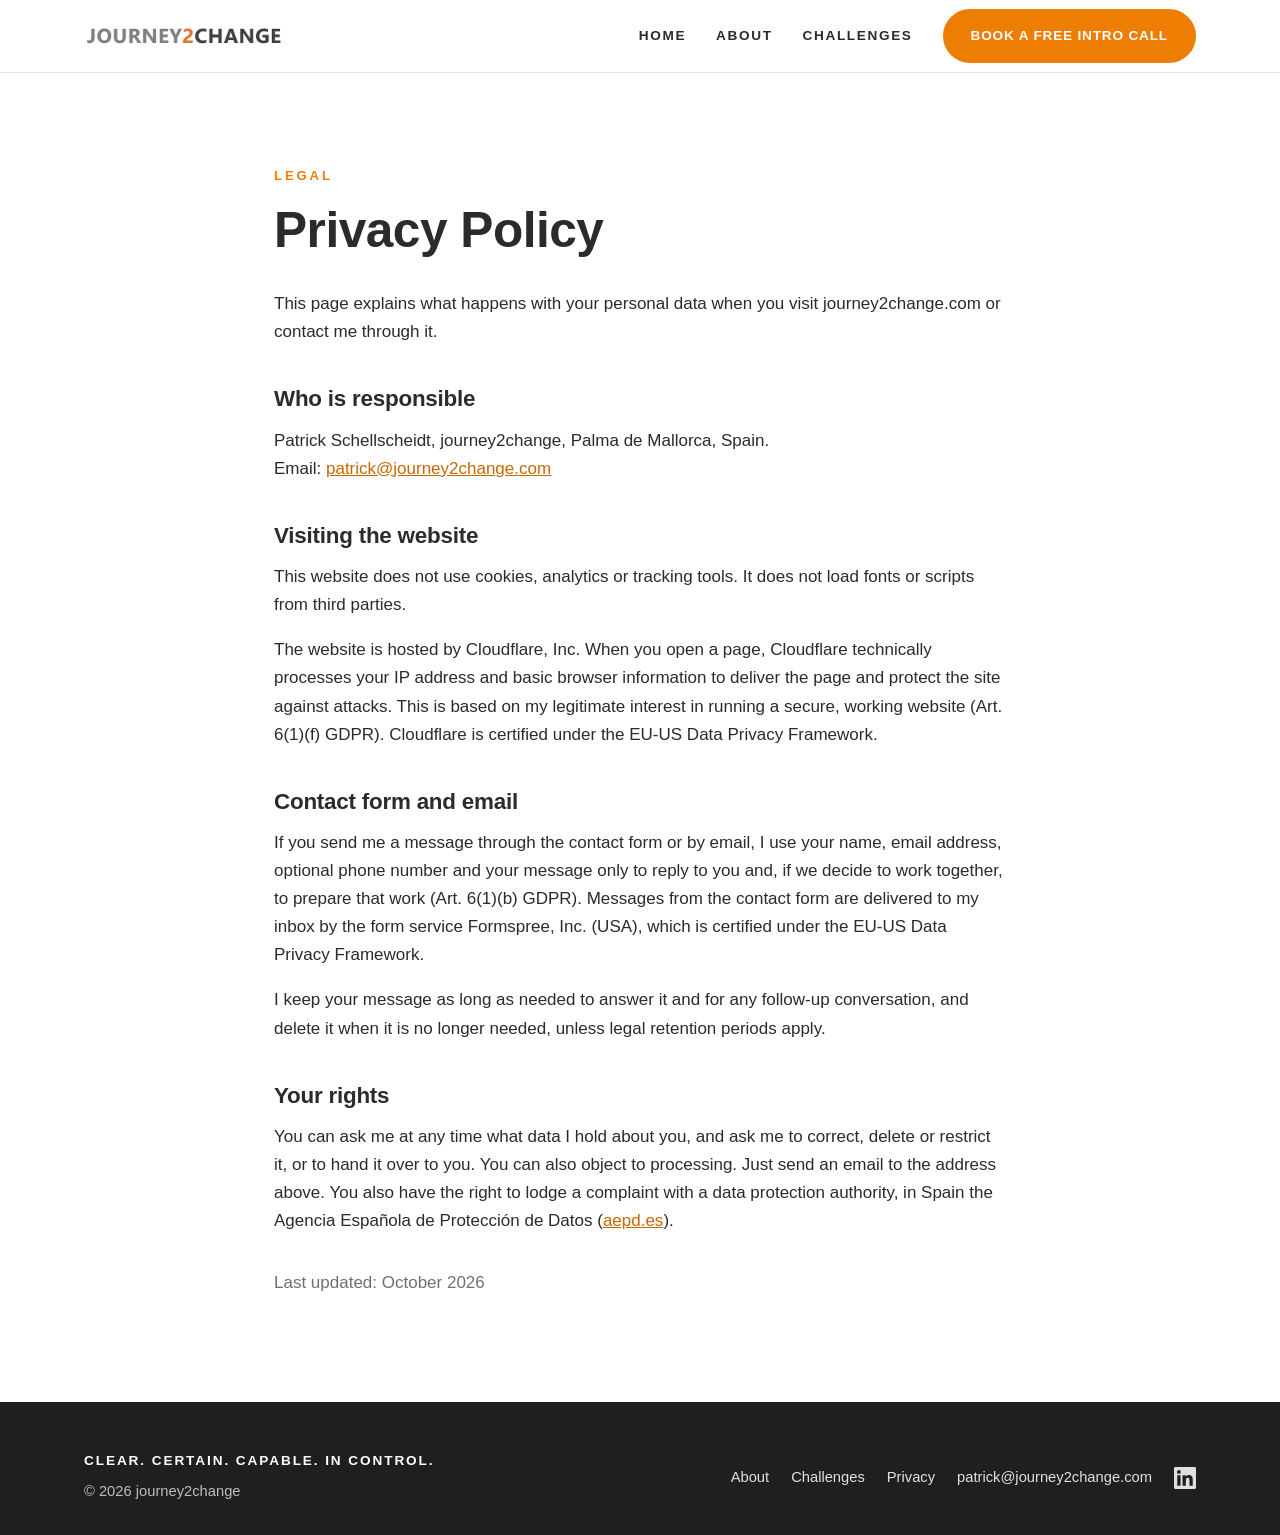
<file: privacy.html>
<!doctype html>
<html lang="en">
<head>
  <meta charset="utf-8">
  <meta name="viewport" content="width=device-width, initial-scale=1">
  <title>Privacy Policy | journey2change</title>
  <meta name="description" content="How journey2change handles personal data.">
  <link rel="canonical" href="https://www.journey2change.com/privacy">
  <meta property="og:type" content="website">
  <meta property="og:title" content="Privacy Policy | journey2change">
  <meta property="og:description" content="How journey2change handles personal data.">
  <meta property="og:url" content="https://www.journey2change.com/privacy">
  <meta property="og:image" content="https://www.journey2change.com/images/og-image.jpg">
  <link rel="icon" href="/favicon.png">
  <link rel="stylesheet" href="/css/style.css">
</head>
<body>

<header class="site-header">
  <div class="container">
    <a class="brand" href="/" aria-label="journey2change home"><img src="/images/logo-j2c.webp" alt="Journey2Change" width="200" height="20"></a>
    <button class="nav-toggle" aria-label="Open menu" aria-expanded="false"><span></span><span></span><span></span></button>
    <nav class="nav" aria-label="Main">
      <a href="/">Home</a>
      <a href="/about">About</a>
      <a href="/leadership-challenges">Challenges</a>
      <a class="btn" href="/#contact">Book a free intro call</a>
    </nav>
  </div>
</header>

<main>

<section class="legal">
  <div class="container narrow">
    <span class="eyebrow">Legal</span>
    <h1>Privacy Policy</h1>
    <p>This page explains what happens with your personal data when you visit journey2change.com or contact me through it.</p>

    <h2>Who is responsible</h2>
    <p>Patrick Schellscheidt, journey2change, Palma de Mallorca, Spain.<br>
    Email: <a href="mailto:patrick@journey2change.com">patrick@journey2change.com</a></p>

    <h2>Visiting the website</h2>
    <p>This website does not use cookies, analytics or tracking tools. It does not load fonts or scripts from third parties.</p>
    <p>The website is hosted by Cloudflare, Inc. When you open a page, Cloudflare technically processes your IP address and basic browser information to deliver the page and protect the site against attacks. This is based on my legitimate interest in running a secure, working website (Art. 6(1)(f) GDPR). Cloudflare is certified under the EU-US Data Privacy Framework.</p>

    <h2>Contact form and email</h2>
    <p>If you send me a message through the contact form or by email, I use your name, email address, optional phone number and your message only to reply to you and, if we decide to work together, to prepare that work (Art. 6(1)(b) GDPR). Messages from the contact form are delivered to my inbox by the form service Formspree, Inc. (USA), which is certified under the EU-US Data Privacy Framework.</p>
    <p>I keep your message as long as needed to answer it and for any follow-up conversation, and delete it when it is no longer needed, unless legal retention periods apply.</p>

    <h2>Your rights</h2>
    <p>You can ask me at any time what data I hold about you, and ask me to correct, delete or restrict it, or to hand it over to you. You can also object to processing. Just send an email to the address above. You also have the right to lodge a complaint with a data protection authority, in Spain the Agencia Española de Protección de Datos (<a href="https://www.aepd.es" target="_blank" rel="noopener">aepd.es</a>).</p>

    <p style="margin-top:2em;color:var(--muted)">Last updated: October 2026</p>
  </div>
</section>

</main>

<footer class="site-footer">
  <div class="container">
    <div>
      <div class="footer-tagline">CLEAR. CERTAIN. CAPABLE. IN CONTROL.</div>
      <div style="margin-top:6px">© <span data-year>2026</span> journey2change</div>
    </div>
    <div class="footer-links">
      <a href="/about">About</a>
      <a href="/leadership-challenges">Challenges</a>
      <a href="/privacy">Privacy</a>
      <a href="mailto:patrick@journey2change.com">patrick@journey2change.com</a>
      <a href="https://www.linkedin.com/in/patrickschellscheidt/" target="_blank" rel="noopener" aria-label="LinkedIn"><svg viewBox="0 0 24 24" aria-hidden="true"><path d="M20.45 20.45h-3.56v-5.57c0-1.33-.02-3.04-1.85-3.04-1.85 0-2.14 1.45-2.14 2.94v5.67H9.34V9h3.42v1.56h.05c.48-.9 1.64-1.85 3.37-1.85 3.6 0 4.27 2.37 4.27 5.46v6.28zM5.34 7.43a2.06 2.06 0 1 1 0-4.13 2.06 2.06 0 0 1 0 4.13zM7.12 20.45H3.56V9h3.56v11.45zM22.22 0H1.77C.79 0 0 .77 0 1.73v20.54C0 23.23.79 24 1.77 24h20.45c.98 0 1.78-.77 1.78-1.73V1.73C24 .77 23.2 0 22.22 0z"/></svg></a>
    </div>
  </div>
</footer>

<script src="/js/site.js" defer></script>
</body>
</html>
</file>
<file: css/style.css>
/* =========================================================
   journey2change — shared styles
   Colours and fonts live at the top so they are easy to change.
   ========================================================= */

:root {
  --orange: #EE7D04;
  --orange-dark: #C96800;
  --ink: #2B2B2B;
  --ink-soft: #555555;
  --muted: #707070;
  --line: #E4E4E4;
  --bg: #FFFFFF;
  --bg-soft: #F5F5F4;
  --bg-dark: #2B2B2B;
  --radius: 10px;
  --max: 1160px;
  --font: "Avenir Next", Avenir, "Segoe UI", "Helvetica Neue", Helvetica, Arial, sans-serif;
}

*, *::before, *::after { box-sizing: border-box; }

html { scroll-behavior: smooth; scroll-padding-top: 84px; }

body {
  margin: 0;
  font-family: var(--font);
  font-size: 17px;
  line-height: 1.65;
  color: var(--ink);
  background: var(--bg);
  -webkit-font-smoothing: antialiased;
}

img { max-width: 100%; height: auto; display: block; }
a { color: var(--orange-dark); }
a:hover { color: var(--orange); }

h1, h2, h3, h4 { line-height: 1.2; margin: 0 0 .6em; font-weight: 700; color: var(--ink); }
h1 { font-size: clamp(2rem, 4.2vw, 3.1rem); letter-spacing: -.01em; }
h2 { font-size: clamp(1.7rem, 3.2vw, 2.5rem); letter-spacing: -.01em; }
h3 { font-size: 1.25rem; }
p { margin: 0 0 1em; }

.container { max-width: var(--max); margin: 0 auto; padding: 0 24px; }

.eyebrow {
  display: inline-block;
  color: var(--orange);
  font-size: .82rem;
  font-weight: 700;
  letter-spacing: .22em;
  text-transform: uppercase;
  margin-bottom: 14px;
}

.lead { font-size: 1.15rem; color: var(--ink-soft); }
.accent { color: var(--orange); }

section { padding: 88px 0; }
.section-soft { background: var(--bg-soft); }
.section-dark { background: var(--bg-dark); color: #F2F2F2; }
.section-dark h2, .section-dark h3 { color: #FFFFFF; }
.center { text-align: center; }
.narrow { max-width: 780px; margin-left: auto; margin-right: auto; }

/* ---------- Header ---------- */
.site-header {
  position: sticky; top: 0; z-index: 50;
  background: rgba(255,255,255,.96);
  backdrop-filter: blur(6px);
  border-bottom: 1px solid var(--line);
}
.site-header .container { display: flex; align-items: center; justify-content: space-between; height: 72px; gap: 20px; }
.brand img { width: 200px; }
.nav { display: flex; align-items: center; gap: 30px; }
.nav a { color: var(--ink); text-decoration: none; font-size: .85rem; font-weight: 600; letter-spacing: .12em; text-transform: uppercase; }
.nav a:hover, .nav a[aria-current="page"] { color: var(--orange); }
.nav .btn { color: #fff; letter-spacing: .06em; }
.nav-toggle { display: none; background: none; border: 0; padding: 8px; cursor: pointer; }
.nav-toggle span { display: block; width: 24px; height: 2px; background: var(--ink); margin: 5px 0; transition: .2s; }

@media (max-width: 860px) {
  .nav-toggle { display: block; }
  .nav {
    position: absolute; top: 72px; left: 0; right: 0;
    flex-direction: column; align-items: flex-start; gap: 0;
    background: #fff; border-bottom: 1px solid var(--line);
    padding: 8px 24px 20px; display: none;
  }
  .nav.open { display: flex; }
  .nav a { padding: 12px 0; width: 100%; }
  .nav .btn { margin-top: 8px; width: auto; padding: 12px 22px; }
  .brand img { width: 170px; }
}

/* ---------- Buttons ---------- */
.btn {
  display: inline-block;
  background: var(--orange);
  color: #fff;
  text-decoration: none;
  font-weight: 700;
  font-size: .9rem;
  letter-spacing: .08em;
  text-transform: uppercase;
  padding: 14px 26px;
  border-radius: 999px;
  border: 2px solid var(--orange);
  transition: background .15s, color .15s;
  cursor: pointer;
  font-family: inherit;
}
.btn:hover { background: var(--orange-dark); border-color: var(--orange-dark); color: #fff; }
.btn-outline { background: transparent; color: var(--orange-dark); }
.btn-outline:hover { background: var(--orange); color: #fff; }
.btn-row { display: flex; flex-wrap: wrap; gap: 14px; margin-top: 10px; }
.btn-note { font-size: .92rem; color: var(--muted); margin-top: 14px; font-style: italic; }
.center .btn-row { justify-content: center; }

/* ---------- Hero ---------- */
.hero { padding: 0; background: var(--bg-soft); }
.hero .container { display: grid; grid-template-columns: 1.15fr .85fr; gap: 56px; align-items: center; }
.hero-text { padding: 72px 0; }
.hero-text p { font-size: 1.12rem; color: var(--ink-soft); max-width: 560px; }
.hero-text strong { color: var(--ink); }
.hero-img { align-self: stretch; }
.hero-img img { width: 100%; height: 100%; max-height: 640px; object-fit: cover; object-position: center 20%; }

@media (max-width: 860px) {
  .hero .container { grid-template-columns: 1fr; gap: 0; }
  .hero-text { padding: 48px 0 32px; }
  .hero-img { margin: 0 -24px; }
  .hero-img img { max-height: 460px; }
}

/* ---------- Stats ---------- */
.stats { display: grid; grid-template-columns: repeat(4, 1fr); gap: 20px; margin: 40px 0; text-align: center; }
.stat-num { font-size: clamp(2rem, 4vw, 2.8rem); font-weight: 700; color: var(--orange); line-height: 1.1; }
.stat-label { color: var(--muted); font-size: .95rem; margin-top: 6px; }
@media (max-width: 640px) { .stats { grid-template-columns: repeat(2, 1fr); row-gap: 32px; } }

/* ---------- Exec summary ---------- */
.summary-grid { display: grid; grid-template-columns: 1fr 1fr; gap: 28px 56px; }
.summary-grid h3 { margin-bottom: .4em; }
.summary-block { margin-bottom: 8px; }
@media (max-width: 760px) { .summary-grid { grid-template-columns: 1fr; } }

/* ---------- Lists ---------- */
.check-list { list-style: none; padding: 0; margin: 0 0 1em; }
.check-list li { position: relative; padding-left: 30px; margin-bottom: 12px; }
.check-list li::before {
  content: ""; position: absolute; left: 0; top: .45em;
  width: 14px; height: 8px;
  border-left: 3px solid var(--orange); border-bottom: 3px solid var(--orange);
  transform: rotate(-45deg);
}
.cross-list { list-style: none; padding: 0; margin: 0; }
.cross-list li { position: relative; padding-left: 30px; margin-bottom: 12px; }
.cross-list li::before { content: "\00d7"; position: absolute; left: 2px; top: -3px; font-size: 1.5rem; color: var(--muted); }
.question-list { list-style: none; padding: 0; margin: 0 0 1.4em; }
.question-list li { border-left: 3px solid var(--orange); padding: 6px 0 6px 18px; margin-bottom: 14px; font-weight: 600; }

/* ---------- Logos ---------- */
.logos { display: flex; flex-wrap: wrap; align-items: center; justify-content: center; gap: 28px 52px; margin-top: 24px; }
.logos img { height: 34px; width: auto; filter: grayscale(1); opacity: .75; transition: .2s; }
.logos img:hover { filter: none; opacity: 1; }
.logos img.tall { height: 48px; }
.logos-label { text-align: center; color: var(--muted); font-size: .85rem; letter-spacing: .2em; text-transform: uppercase; font-weight: 700; }

/* ---------- Two column ---------- */
.split { display: grid; grid-template-columns: 1fr 1fr; gap: 64px; align-items: center; }
.split.wide-text { grid-template-columns: 1.3fr .7fr; }
.split img.portrait { border-radius: var(--radius); width: 100%; max-height: 640px; object-fit: cover; }
@media (max-width: 860px) { .split, .split.wide-text { grid-template-columns: 1fr; gap: 36px; } }

/* ---------- Cards ---------- */
.cards { display: grid; gap: 24px; }
.cards-3 { grid-template-columns: repeat(3, 1fr); }
.cards-2 { grid-template-columns: repeat(2, 1fr); }
.cards-4 { grid-template-columns: repeat(4, 1fr); }
@media (max-width: 960px) { .cards-3, .cards-4 { grid-template-columns: 1fr 1fr; } }
@media (max-width: 640px) { .cards-3, .cards-2, .cards-4 { grid-template-columns: 1fr; } }

.card {
  background: #fff;
  border: 1px solid var(--line);
  border-radius: var(--radius);
  padding: 30px;
}
.section-soft .card { border-color: transparent; box-shadow: 0 1px 3px rgba(0,0,0,.05); }
.card h3 { margin-bottom: .5em; }
.card .outcome { border-top: 1px solid var(--line); margin-top: 18px; padding-top: 16px; }
.card .outcome strong { display: block; color: var(--orange); font-size: .8rem; letter-spacing: .18em; text-transform: uppercase; margin-bottom: 4px; }

.step-num { color: var(--orange); font-weight: 700; font-size: .8rem; letter-spacing: .2em; text-transform: uppercase; margin-bottom: 8px; }

/* ---------- Testimonials ---------- */
.quote-card { display: flex; flex-direction: column; justify-content: space-between; }
.quote-card blockquote { margin: 0 0 22px; font-size: 1.02rem; color: var(--ink); position: relative; padding-top: 30px; }
.quote-card blockquote::before {
  content: "\201C"; position: absolute; top: -14px; left: -4px;
  font-size: 4rem; line-height: 1; color: var(--orange); font-family: Georgia, serif;
}
.person { display: flex; align-items: center; gap: 14px; }
.person img { width: 56px; height: 56px; border-radius: 50%; object-fit: cover; flex: none; }
.person-name { font-weight: 700; line-height: 1.3; }
.person-role { color: var(--muted); font-size: .9rem; line-height: 1.35; }

.feature-quote { max-width: 860px; margin: 56px auto 0; text-align: center; }
.feature-quote blockquote { font-size: clamp(1.15rem, 2.2vw, 1.45rem); line-height: 1.5; margin: 0 0 22px; font-weight: 500; }
.feature-quote .person { justify-content: center; text-align: left; }
.feature-quote .person img { width: 72px; height: 72px; }

.pull-quote {
  border-top: 1px solid var(--line); border-bottom: 1px solid var(--line);
  padding: 28px 0; margin: 36px 0;
  font-size: clamp(1.25rem, 2.4vw, 1.6rem); font-weight: 700; line-height: 1.4;
}

/* ---------- CTA band ---------- */
.cta-band { background: var(--bg-dark); color: #EDEDED; text-align: center; padding: 72px 0; }
.cta-band h2 { color: #fff; }
.cta-band p { color: #CFCFCF; }
.cta-band .btn-note { color: #AFAFAF; }

/* ---------- Contact ---------- */
.contact-grid { display: grid; grid-template-columns: 1fr 1fr; gap: 56px; align-items: start; }
@media (max-width: 860px) { .contact-grid { grid-template-columns: 1fr; gap: 36px; } }
.contact-form { background: #fff; border-radius: var(--radius); padding: 32px; border: 1px solid var(--line); }
.form-row { display: grid; grid-template-columns: 1fr 1fr; gap: 16px; }
@media (max-width: 560px) { .form-row { grid-template-columns: 1fr; } }
.field { margin-bottom: 16px; }
.field label { display: block; font-size: .88rem; font-weight: 600; margin-bottom: 6px; }
.field input, .field textarea {
  width: 100%; font: inherit; font-size: 1rem;
  padding: 12px 14px; border: 1px solid #CFCFCF; border-radius: 8px; background: #fff; color: var(--ink);
}
.field input:focus, .field textarea:focus { outline: 2px solid var(--orange); outline-offset: 1px; border-color: var(--orange); }
.field textarea { min-height: 140px; resize: vertical; }
.hp { position: absolute; left: -9999px; }
.form-consent { font-size: .85rem; color: var(--muted); margin: 4px 0 18px; }
.form-status { margin-top: 14px; font-weight: 600; }
.form-status.ok { color: #2E7D32; }
.form-status.err { color: #C62828; }
.contact-direct { margin-top: 18px; }
.contact-direct a { font-weight: 700; }

/* ---------- Challenges page ---------- */
.chip-nav { display: flex; flex-wrap: wrap; gap: 10px; justify-content: center; margin-top: 28px; }
.chip-nav a { text-decoration: none; border: 1px solid var(--line); background: #fff; color: var(--ink); padding: 8px 18px; border-radius: 999px; font-size: .92rem; font-weight: 600; }
.chip-nav a:hover { border-color: var(--orange); color: var(--orange-dark); }

.overview { display: grid; grid-template-columns: repeat(4, 1fr); gap: 24px; margin-top: 44px; }
.overview h3 { font-size: 1.05rem; color: var(--orange); }
.overview ul { list-style: none; margin: 0; padding: 0; }
.overview li { margin-bottom: 8px; }
.overview a { color: var(--ink); text-decoration: none; }
.overview a:hover { color: var(--orange-dark); text-decoration: underline; }
@media (max-width: 860px) { .overview { grid-template-columns: 1fr 1fr; } }
@media (max-width: 520px) { .overview { grid-template-columns: 1fr; } }

.challenge-group { margin-bottom: 64px; }
.challenge-group > h2 { border-bottom: 3px solid var(--orange); display: inline-block; padding-bottom: 6px; margin-bottom: 28px; }
.challenge { background: #fff; border: 1px solid var(--line); border-radius: var(--radius); padding: 30px 32px; margin-bottom: 20px; }
.challenge h3 { font-size: 1.35rem; }
.challenge .cols { display: grid; grid-template-columns: 1fr 1fr; gap: 36px; }
@media (max-width: 760px) { .challenge .cols { grid-template-columns: 1fr; gap: 12px; } }
.label { color: var(--orange); font-size: .78rem; font-weight: 700; letter-spacing: .2em; text-transform: uppercase; margin-bottom: 8px; display: block; }
.challenge .feels p { color: var(--ink-soft); }

/* ---------- About page ---------- */
.style-grid { display: grid; grid-template-columns: 1fr 1fr; gap: 24px; }
@media (max-width: 760px) { .style-grid { grid-template-columns: 1fr; } }
.story-img { border-radius: var(--radius); }
.map img { width: 100%; border-radius: var(--radius); }
.cred-grid { display: grid; grid-template-columns: repeat(3, 1fr); gap: 24px; }
.cred-grid .card { text-align: center; }
.cred-grid img { width: 64px; height: 64px; object-fit: contain; margin: 0 auto 14px; }
.cred-grid ul { list-style: none; padding: 0; margin: 0; }
.cred-grid li { margin-bottom: 6px; }
@media (max-width: 760px) { .cred-grid { grid-template-columns: 1fr; } }

/* ---------- Legal page ---------- */
.legal h2 { font-size: 1.4rem; margin-top: 1.8em; }

/* ---------- Footer ---------- */
.site-footer { background: #1F1F1F; color: #BDBDBD; padding: 48px 0 32px; font-size: .92rem; }
.site-footer .container { display: flex; flex-wrap: wrap; justify-content: space-between; align-items: center; gap: 20px; }
.site-footer a { color: #E0E0E0; text-decoration: none; }
.site-footer a:hover { color: var(--orange); }
.footer-tagline { color: #fff; font-weight: 700; letter-spacing: .14em; font-size: .85rem; }
.footer-links { display: flex; flex-wrap: wrap; gap: 22px; align-items: center; }
.footer-links svg { width: 22px; height: 22px; fill: currentColor; vertical-align: middle; }
</file>
